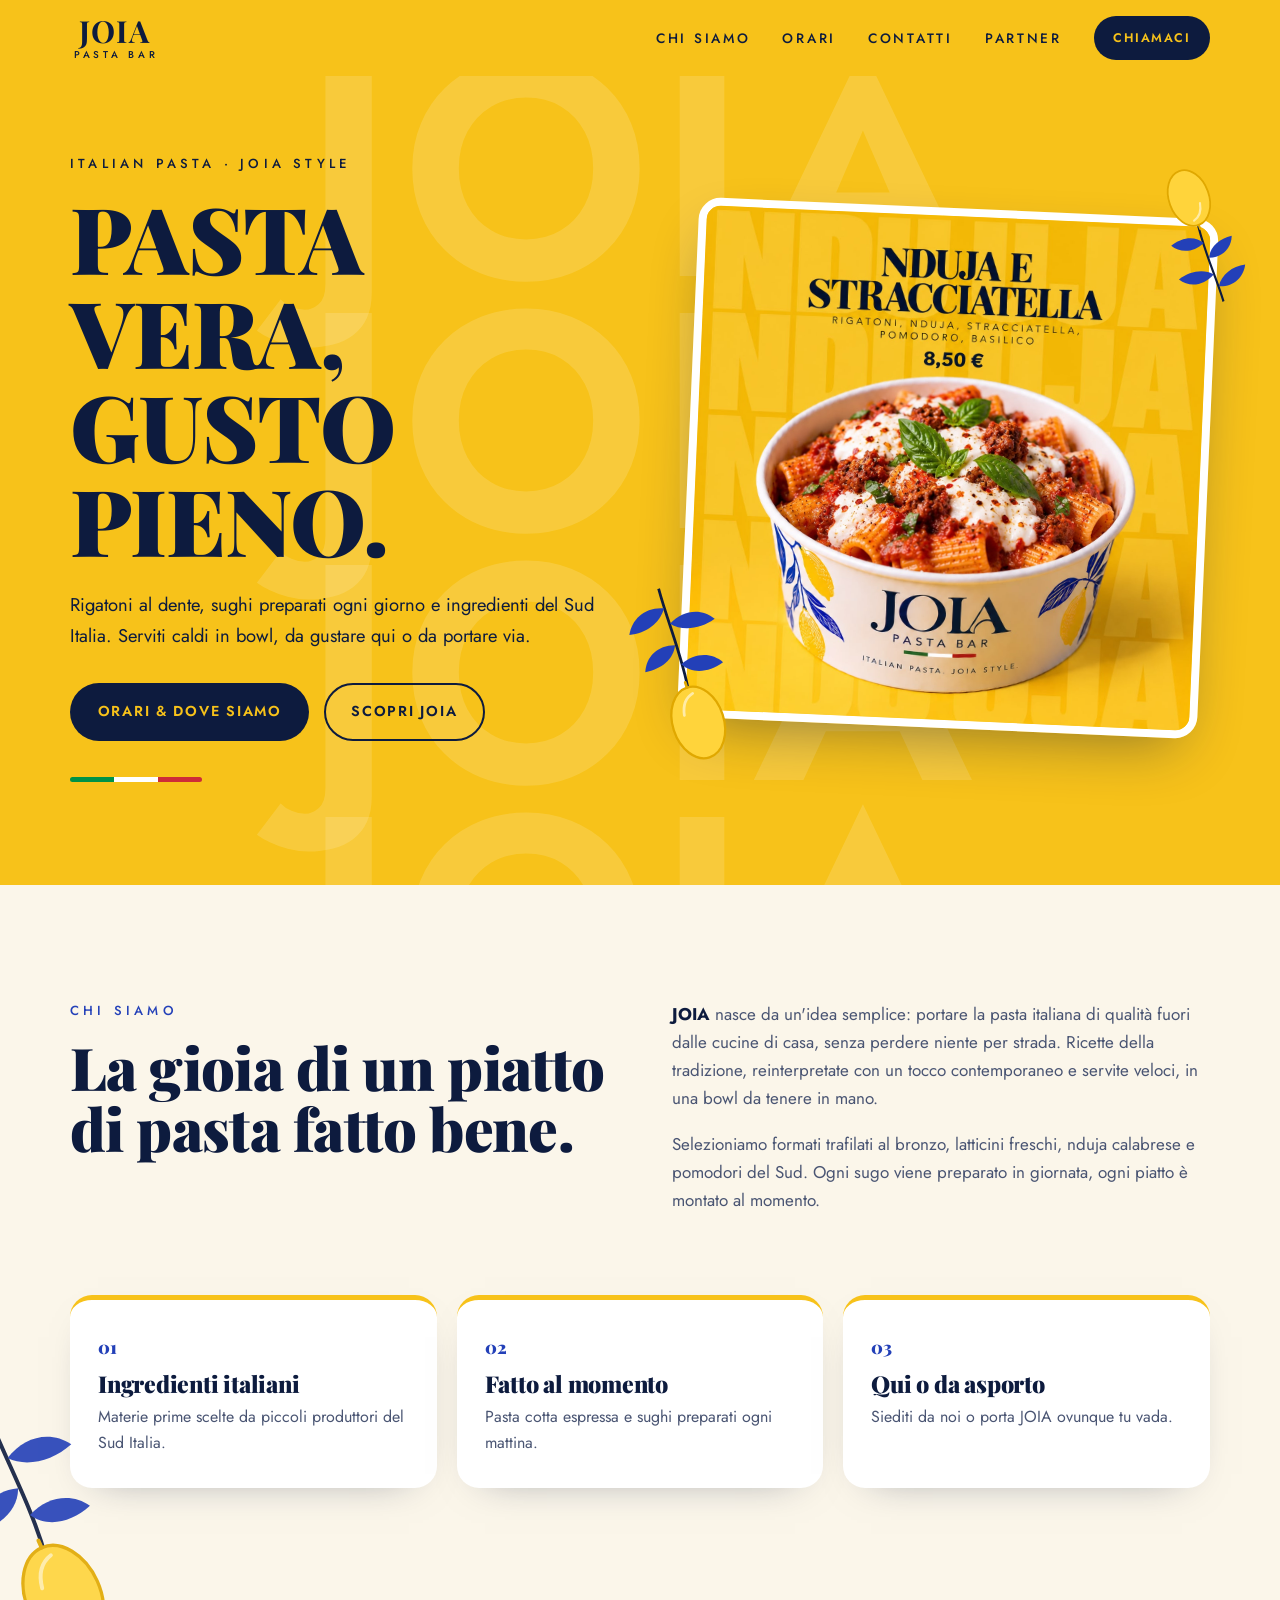
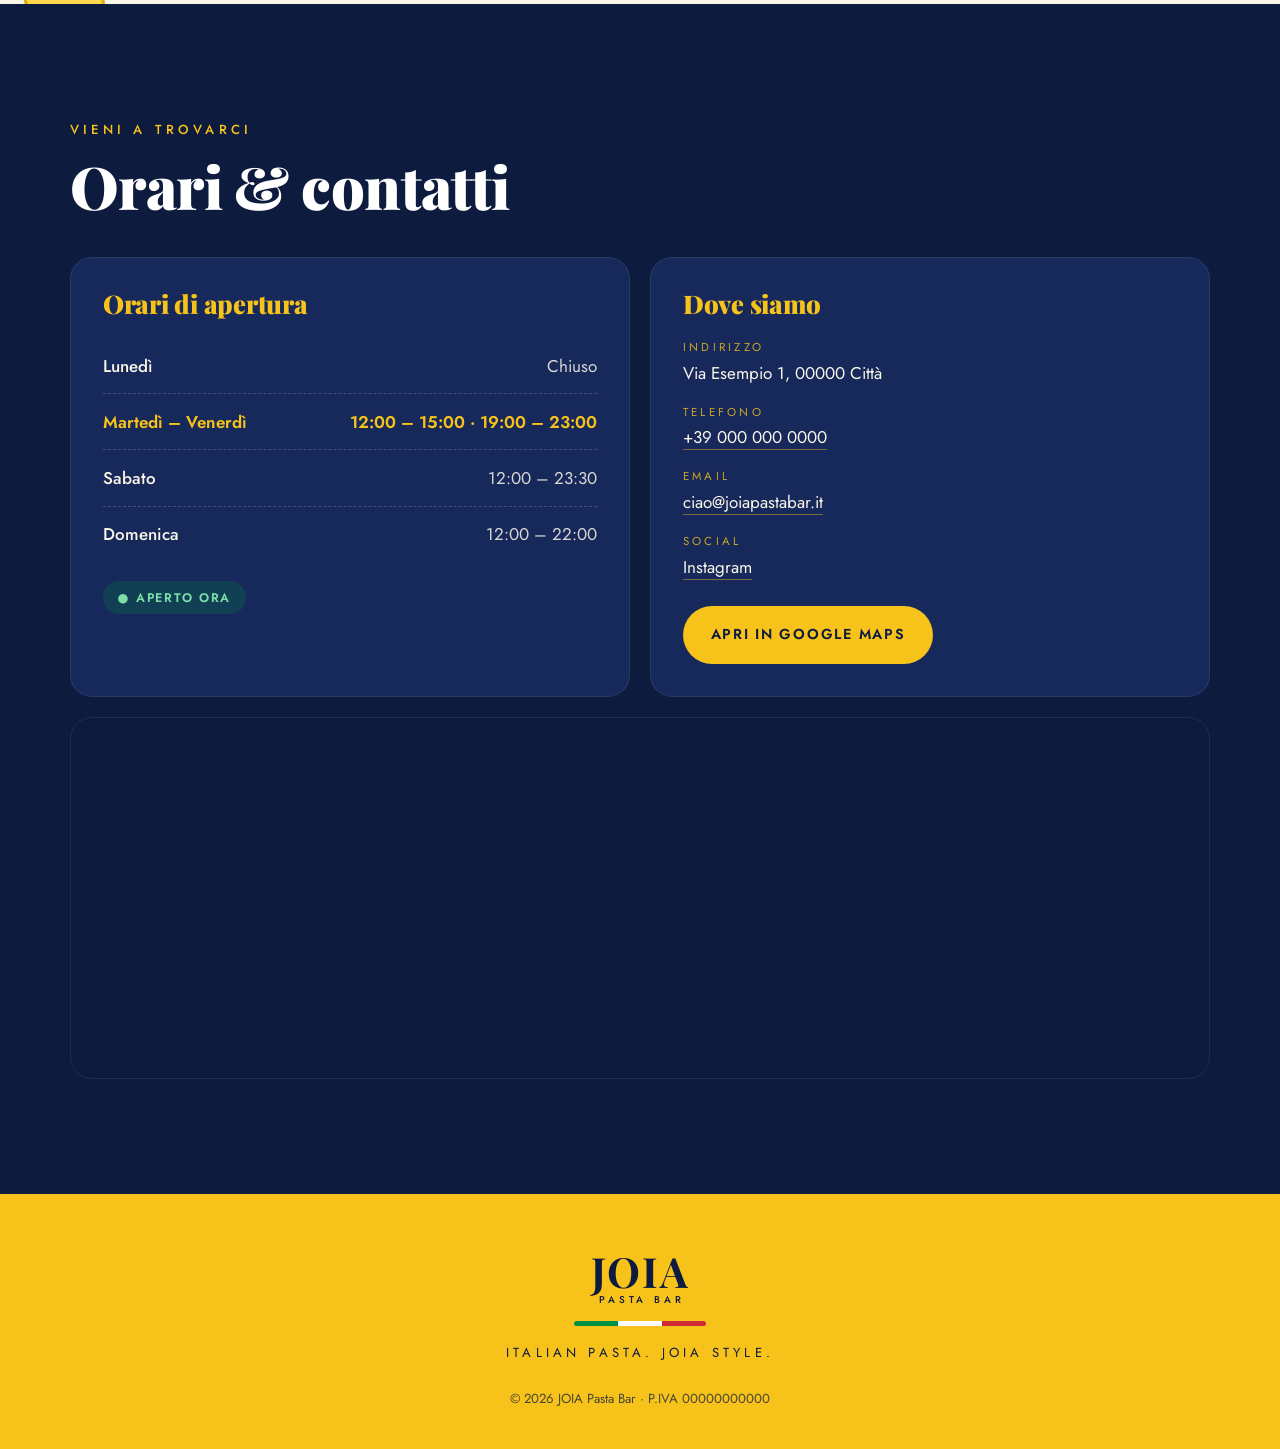
<file: index-other.html>
<!doctype html>
<html lang="it">
<head>
  <meta charset="utf-8">
  <meta name="robots" content="noindex">
  <meta name="viewport" content="width=device-width, initial-scale=1">
  <title>JOIA Pasta Bar — Italian pasta. Joia style.</title>
  <meta name="description" content="JOIA Pasta Bar: pasta italiana fresca, servita in bowl. Rigatoni, nduja, stracciatella e tutti i sapori del Sud.">
  <meta name="theme-color" content="#F7C21A">

  <link rel="preconnect" href="https://fonts.googleapis.com">
  <link rel="preconnect" href="https://fonts.gstatic.com" crossorigin>
  <link href="https://fonts.googleapis.com/css2?family=Playfair+Display:wght@700;900&family=Jost:wght@400;500;600&display=swap" rel="stylesheet">
  <link rel="stylesheet" href="assets/css/styles.css">
</head>
<body>

  <!-- SVG riutilizzabili: limone con foglie (motivo della bowl) -->
  <svg width="0" height="0" style="position:absolute" aria-hidden="true">
    <defs>
      <symbol id="lemon-branch" viewBox="0 0 120 200">
        <path d="M60 0 C58 40 62 80 56 120" fill="none" stroke="currentColor" stroke-width="3" stroke-linecap="round"/>
        <path d="M59 22 C40 14 22 22 14 38 C32 42 50 36 59 22Z" fill="var(--leaf)"/>
        <path d="M60 40 C78 30 98 34 108 50 C90 56 70 52 60 40Z" fill="var(--leaf)"/>
        <path d="M58 64 C40 58 24 66 18 82 C36 84 52 78 58 64Z" fill="var(--leaf)"/>
        <path d="M58 86 C76 78 94 84 102 98 C84 104 66 100 58 86Z" fill="var(--leaf)"/>
        <ellipse cx="56" cy="152" rx="28" ry="40" fill="var(--lemon)" stroke="var(--lemon-dark)" stroke-width="2.5"/>
        <path d="M56 112 l0 -6" stroke="var(--lemon-dark)" stroke-width="3" stroke-linecap="round"/>
        <path d="M44 140 C46 128 52 122 60 120" fill="none" stroke="#fff" stroke-opacity=".55" stroke-width="3" stroke-linecap="round"/>
      </symbol>
    </defs>
  </svg>

  <header class="site-header" id="top">
    <div class="container header-inner">
      <a href="#top" class="brand" aria-label="JOIA Pasta Bar, torna su">
        <span class="brand-name">JOIA</span>
        <span class="brand-sub">Pasta Bar</span>
      </a>

      <button class="nav-toggle" aria-expanded="false" aria-controls="site-nav" aria-label="Apri menu">
        <span></span><span></span><span></span>
      </button>

      <nav class="site-nav" id="site-nav">
        <a href="#chi-siamo">Chi siamo</a>
        <a href="#orari">Orari</a>
        <a href="#contatti">Contatti</a>
        <a href="partner.html">Partner</a>
        <!-- TODO: numero di telefono reale -->
        <a href="tel:+390000000000" class="btn btn-navy btn-sm">Chiamaci</a>
      </nav>
    </div>
  </header>

  <main>
    <!-- HERO -->
    <section class="hero">
      <div class="watermark" aria-hidden="true">
        <span>JOIA</span><span>JOIA</span><span>JOIA</span><span>JOIA</span>
      </div>

      <div class="container hero-inner">
        <div class="hero-copy">
          <p class="eyebrow">Italian pasta · Joia style</p>
          <h1>Pasta vera,<br>gusto pieno.</h1>
          <p class="hero-lead">
            Rigatoni al dente, sughi preparati ogni giorno e ingredienti del Sud Italia.
            Serviti caldi in bowl, da gustare qui o da portare via.
          </p>
          <div class="hero-ctas">
            <a href="#orari" class="btn btn-navy">Orari &amp; dove siamo</a>
            <a href="#chi-siamo" class="btn btn-outline">Scopri JOIA</a>
          </div>
          <div class="tricolore" aria-hidden="true"><i></i><i></i><i></i></div>
        </div>

        <figure class="hero-media">
          <img src="assets/img/nduja-stracciatella.jpg"
               alt="Bowl JOIA di rigatoni con nduja, stracciatella, pomodoro e basilico"
               width="1254" height="1254">
          <svg class="lemon lemon-a" aria-hidden="true"><use href="#lemon-branch"/></svg>
          <svg class="lemon lemon-b" aria-hidden="true"><use href="#lemon-branch"/></svg>
        </figure>
      </div>
    </section>

    <!-- CHI SIAMO -->
    <section class="about" id="chi-siamo">
      <svg class="lemon lemon-deco" aria-hidden="true"><use href="#lemon-branch"/></svg>
      <div class="container about-inner">
        <div class="section-head">
          <p class="eyebrow">Chi siamo</p>
          <h2>La gioia di un piatto di pasta fatto bene.</h2>
        </div>

        <div class="about-text reveal">
          <!-- TODO: testo definitivo dal cliente -->
          <p>
            <strong>JOIA</strong> nasce da un'idea semplice: portare la pasta italiana di qualità
            fuori dalle cucine di casa, senza perdere niente per strada. Ricette della tradizione,
            reinterpretate con un tocco contemporaneo e servite veloci, in una bowl da tenere in mano.
          </p>
          <p>
            Selezioniamo formati trafilati al bronzo, latticini freschi, nduja calabrese e pomodori
            del Sud. Ogni sugo viene preparato in giornata, ogni piatto è montato al momento.
          </p>
        </div>

        <ul class="values">
          <li class="value reveal">
            <span class="value-num">01</span>
            <h3>Ingredienti italiani</h3>
            <p>Materie prime scelte da piccoli produttori del Sud Italia.</p>
          </li>
          <li class="value reveal">
            <span class="value-num">02</span>
            <h3>Fatto al momento</h3>
            <p>Pasta cotta espressa e sughi preparati ogni mattina.</p>
          </li>
          <li class="value reveal">
            <span class="value-num">03</span>
            <h3>Qui o da asporto</h3>
            <p>Siediti da noi o porta JOIA ovunque tu vada.</p>
          </li>
        </ul>
      </div>
    </section>

    <!-- ORARI + CONTATTI -->
    <section class="visit" id="orari">
      <div class="container visit-inner">
        <div class="section-head">
          <p class="eyebrow eyebrow-yellow">Vieni a trovarci</p>
          <h2>Orari &amp; contatti</h2>
        </div>

        <div class="visit-grid">
          <div class="card hours reveal">
            <h3>Orari di apertura</h3>
            <!-- TODO: orari reali dal cliente -->
            <dl>
              <div><dt>Lunedì</dt><dd>Chiuso</dd></div>
              <div><dt>Martedì – Venerdì</dt><dd>12:00 – 15:00 · 19:00 – 23:00</dd></div>
              <div><dt>Sabato</dt><dd>12:00 – 23:30</dd></div>
              <div><dt>Domenica</dt><dd>12:00 – 22:00</dd></div>
            </dl>
            <p class="today" id="today-status" hidden></p>
          </div>

          <div class="card contacts reveal" id="contatti">
            <h3>Dove siamo</h3>
            <!-- TODO: indirizzo, telefono, email e social reali -->
            <address>
              <p class="contact-row">
                <span class="label">Indirizzo</span>
                Via Esempio 1, 00000 Città
              </p>
              <p class="contact-row">
                <span class="label">Telefono</span>
                <a href="tel:+390000000000">+39 000 000 0000</a>
              </p>
              <p class="contact-row">
                <span class="label">Email</span>
                <a href="mailto:ciao@joiapastabar.it">ciao@joiapastabar.it</a>
              </p>
              <p class="contact-row">
                <span class="label">Social</span>
                <a href="https://instagram.com/" target="_blank" rel="noopener">Instagram</a>
              </p>
            </address>
            <a class="btn btn-yellow"
               href="https://www.google.com/maps/search/?api=1&query=Via+Esempio+1"
               target="_blank" rel="noopener">Apri in Google Maps</a>
          </div>

          <div class="map reveal">
            <!-- TODO: sostituire la query con l'indirizzo reale -->
            <iframe
              title="Mappa JOIA Pasta Bar"
              src="https://www.google.com/maps?q=Via+Esempio+1&output=embed"
              loading="lazy"
              referrerpolicy="no-referrer-when-downgrade"></iframe>
          </div>
        </div>
      </div>
    </section>
  </main>

  <footer class="site-footer">
    <div class="container footer-inner">
      <div class="brand brand-footer">
        <span class="brand-name">JOIA</span>
        <span class="brand-sub">Pasta Bar</span>
      </div>
      <div class="tricolore" aria-hidden="true"><i></i><i></i><i></i></div>
      <p class="footer-tag">Italian pasta. Joia style.</p>
      <p class="footer-legal">© <span id="year"></span> JOIA Pasta Bar · P.IVA 00000000000</p>
    </div>
  </footer>

  <script src="assets/js/main.js" defer></script>
</body>
</html>
</file>
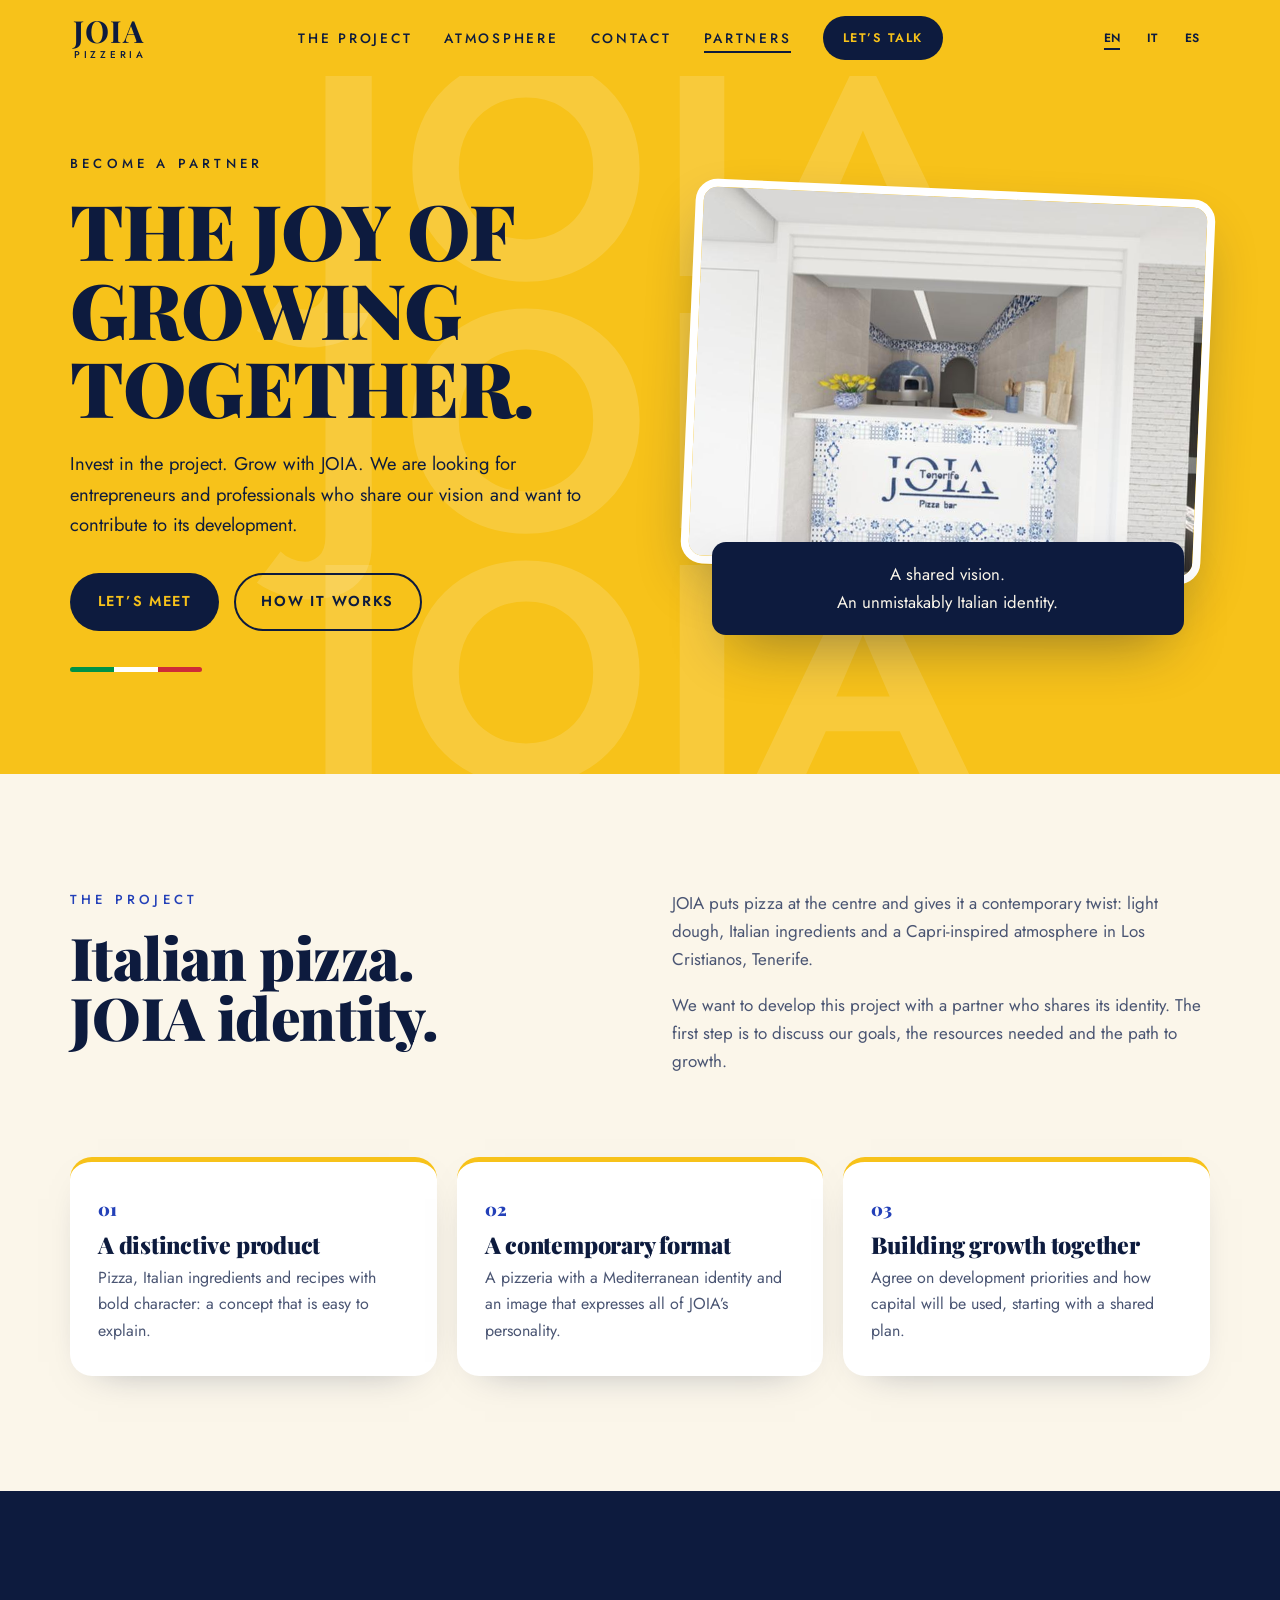
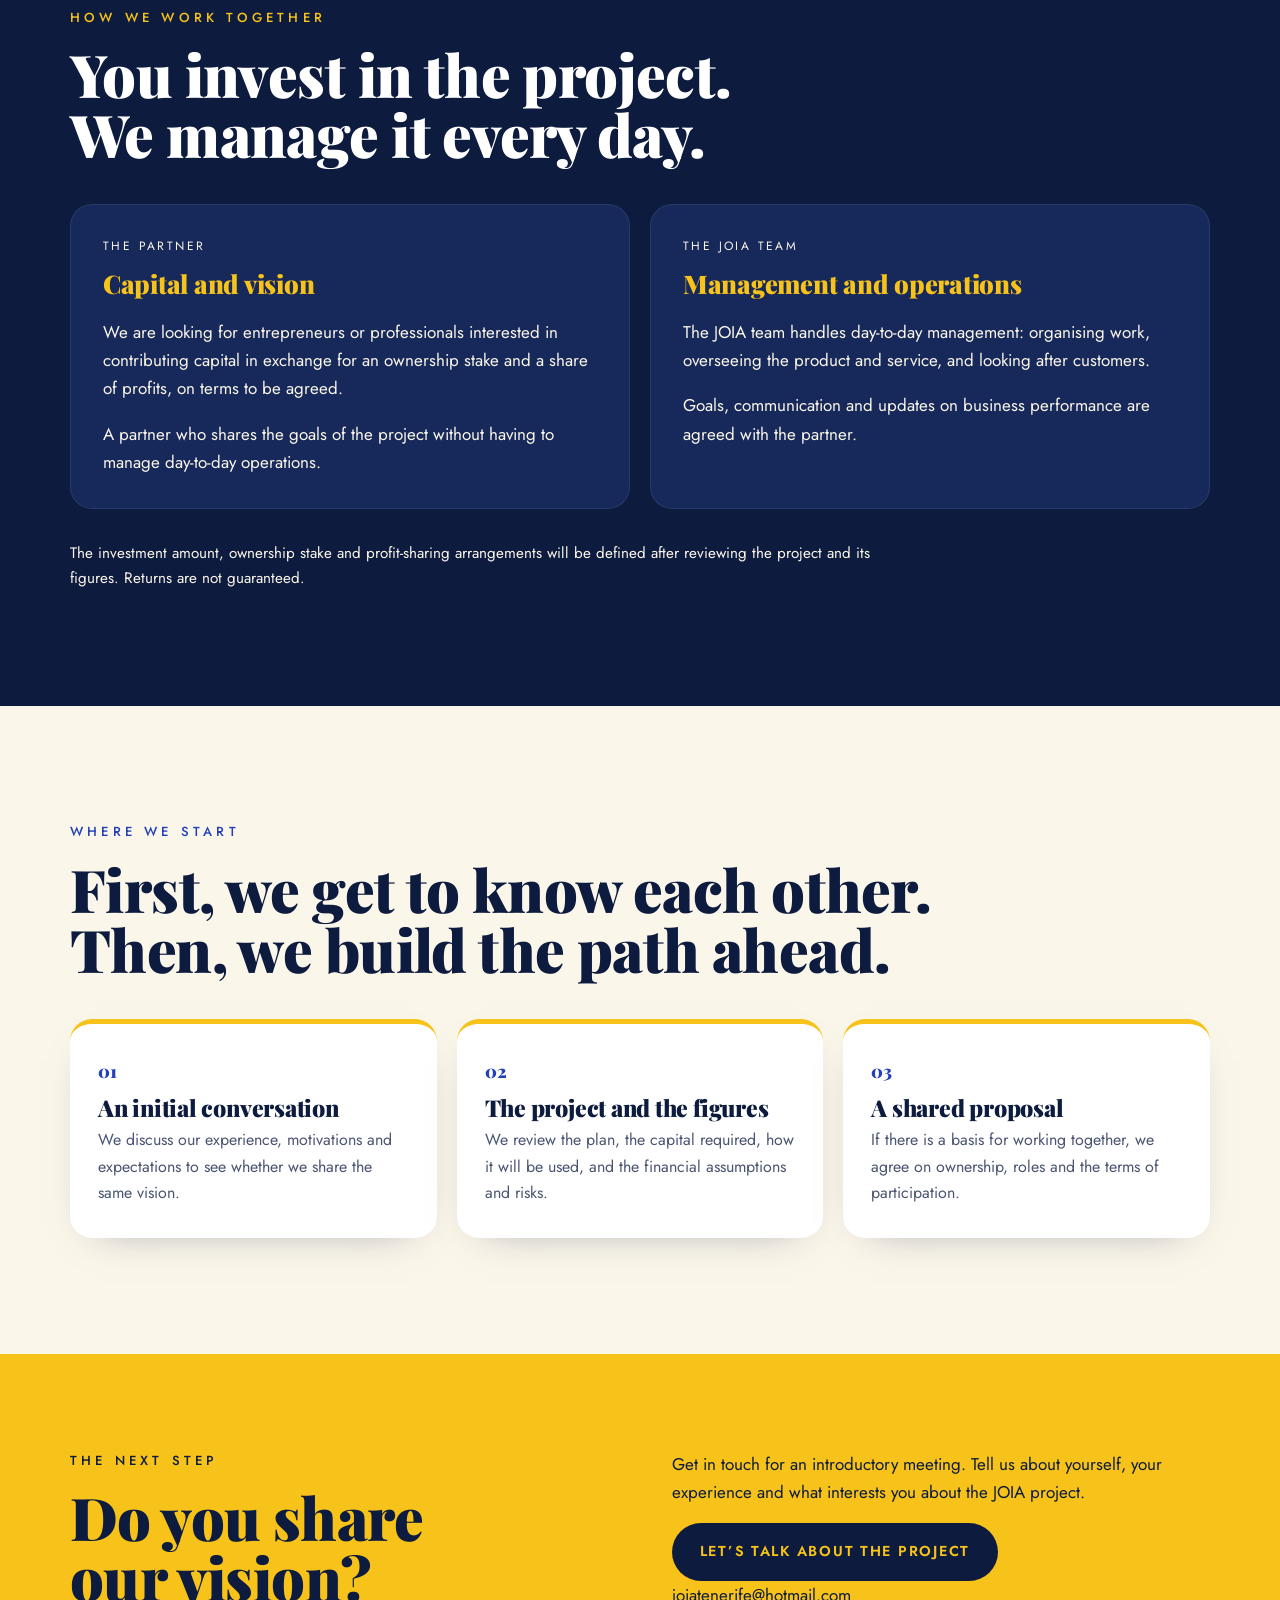
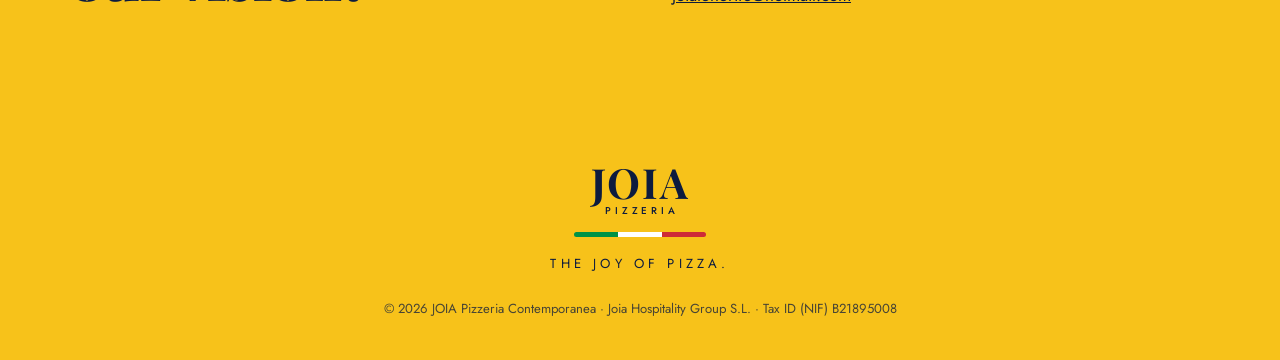
<file: partner.html>
<!doctype html>
<html lang="en">
<head>
  <meta charset="utf-8">
  <meta name="viewport" content="width=device-width, initial-scale=1">
  <title>Become a partner — JOIA Pizzeria Contemporanea</title>
  <meta name="description" content="Grow with JOIA Pizzeria Contemporanea in Tenerife. A partnership opportunity for entrepreneurs and professionals, with day-to-day operations run by the JOIA team.">
  <link rel="canonical" href="https://www.joia-pizzeria.com/partner.html">
  <link rel="alternate" hreflang="en" href="https://www.joia-pizzeria.com/partner.html">
  <link rel="alternate" hreflang="it" href="https://www.joia-pizzeria.com/it/partner.html">
  <link rel="alternate" hreflang="es" href="https://www.joia-pizzeria.com/es/partner.html">
  <link rel="alternate" hreflang="x-default" href="https://www.joia-pizzeria.com/partner.html">
  <meta property="og:type" content="website">
  <meta property="og:site_name" content="JOIA Pizzeria Contemporanea">
  <meta property="og:title" content="Become a partner — JOIA Pizzeria Contemporanea">
  <meta property="og:description" content="Grow with JOIA Pizzeria Contemporanea in Tenerife. A partnership opportunity for entrepreneurs and professionals, with day-to-day operations run by the JOIA team.">
  <meta property="og:url" content="https://www.joia-pizzeria.com/partner.html">
  <meta property="og:image" content="https://www.joia-pizzeria.com/assets/img/joia-forno.jpg">
  <meta property="og:locale" content="en_GB">
  <meta property="og:locale:alternate" content="it_IT">
  <meta property="og:locale:alternate" content="es_ES">
  <meta name="twitter:card" content="summary_large_image">
  <meta name="twitter:title" content="Become a partner — JOIA Pizzeria Contemporanea">
  <meta name="twitter:description" content="Grow with JOIA Pizzeria Contemporanea in Tenerife. A partnership opportunity for entrepreneurs and professionals, with day-to-day operations run by the JOIA team.">
  <meta name="twitter:image" content="https://www.joia-pizzeria.com/assets/img/joia-forno.jpg">
  <script type="application/ld+json">{"@context": "https://schema.org", "@type": "WebPage", "name": "Become a partner — JOIA Pizzeria Contemporanea", "description": "Grow with JOIA Pizzeria Contemporanea in Tenerife. A partnership opportunity for entrepreneurs and professionals, with day-to-day operations run by the JOIA team.", "url": "https://www.joia-pizzeria.com/partner.html", "inLanguage": "en", "isPartOf": {"@type": "WebSite", "name": "JOIA Pizzeria Contemporanea", "url": "https://www.joia-pizzeria.com/", "inLanguage": ["en", "it", "es"]}}</script>
  <meta name="theme-color" content="#F7C21A">
  <link rel="icon" href="/favicon.ico" sizes="16x16 32x32 48x48">
  <link rel="icon" type="image/png" sizes="32x32" href="assets/img/favicon-32.png">
  <link rel="icon" type="image/svg+xml" href="assets/img/favicon.svg">
  <link rel="apple-touch-icon" sizes="180x180" href="assets/img/apple-touch-icon.png">
  <link rel="preconnect" href="https://fonts.googleapis.com">
  <link rel="preconnect" href="https://fonts.gstatic.com" crossorigin>
  <link href="https://fonts.googleapis.com/css2?family=Playfair+Display:wght@700;900&family=Jost:wght@400;500;600&display=swap" rel="stylesheet">
  <link rel="stylesheet" href="assets/css/styles.css">
  <link rel="stylesheet" href="assets/css/languages.css">
</head>
<body>
  <header class="site-header" id="top">
    <div class="container header-inner">
      <a href="./" class="brand" aria-label="JOIA Pizzeria Contemporanea, back to home">
        <span class="brand-name">JOIA</span>
        <span class="brand-sub">Pizzeria</span>
      </a>
      <button class="nav-toggle" aria-expanded="false" aria-controls="site-nav" aria-label="Open menu">
        <span></span><span></span><span></span>
      </button>
      <nav class="site-nav" id="site-nav" aria-label="Main navigation">
        <a href="./#progetto">The project</a>
        <a href="./#atmosfera">Atmosphere</a>
        <a href="./#contatti">Contact</a>
        <a href="partner.html" aria-current="page">Partners</a>
        <a href="#parliamone" class="btn btn-navy btn-sm">Let’s talk</a>
      </nav>
      <div class="language-switcher" role="group" aria-label="Choose language"><a href="/partner.html" lang="en" hreflang="en" aria-label="English" aria-current="true">EN</a><a href="/it/partner.html" lang="it" hreflang="it" aria-label="Italiano">IT</a><a href="/es/partner.html" lang="es" hreflang="es" aria-label="Español">ES</a></div>
    </div>
  </header>

  <main>
    <section class="hero partner-hero">
      <div class="watermark" aria-hidden="true"><span>JOIA</span><span>JOIA</span><span>JOIA</span></div>
      <div class="container hero-inner">
        <div class="hero-copy">
          <p class="eyebrow">Become a partner</p>
          <h1>The joy of<br>growing<br>together.</h1>
          <p class="hero-lead">Invest in the project. Grow with JOIA. We are looking for entrepreneurs and professionals who share our vision and want to contribute to its development.</p>
          <div class="hero-ctas">
            <a href="#parliamone" class="btn btn-navy">Let’s meet</a>
            <a href="#collaborazione" class="btn btn-outline">How it works</a>
          </div>
          <div class="tricolore" aria-hidden="true"><i></i><i></i><i></i></div>
        </div>
        <figure class="hero-media partner-media">
          <img src="assets/img/joia-forno.jpg" alt="The pizza oven at JOIA Pizzeria Contemporanea in Los Cristianos, Tenerife" width="757" height="553">
          <figcaption>A shared vision.<br>An unmistakably Italian identity.</figcaption>
        </figure>
      </div>
    </section>

    <section class="about" id="progetto">
      <div class="container about-inner">
        <div class="section-head">
          <p class="eyebrow">The project</p>
          <h2>Italian pizza.<br>JOIA identity.</h2>
        </div>
        <div class="about-text">
          <p>JOIA puts pizza at the centre and gives it a contemporary twist: light dough, Italian ingredients and a Capri-inspired atmosphere in Los Cristianos, Tenerife.</p>
          <p>We want to develop this project with a partner who shares its identity. The first step is to discuss our goals, the resources needed and the path to growth.</p>
        </div>
        <ul class="values">
          <li class="value"><span class="value-num">01</span><h3>A distinctive product</h3><p>Pizza, Italian ingredients and recipes with bold character: a concept that is easy to explain.</p></li>
          <li class="value"><span class="value-num">02</span><h3>A contemporary format</h3><p>A pizzeria with a Mediterranean identity and an image that expresses all of JOIA’s personality.</p></li>
          <li class="value"><span class="value-num">03</span><h3>Building growth together</h3><p>Agree on development priorities and how capital will be used, starting with a shared plan.</p></li>
        </ul>
      </div>
    </section>

    <section class="visit partner-collaboration" id="collaborazione">
      <div class="container">
        <div class="section-head">
          <p class="eyebrow eyebrow-yellow">How we work together</p>
          <h2>You invest in the project.<br>We manage it every day.</h2>
        </div>
        <div class="visit-grid">
          <article class="card">
            <p class="partner-role">The partner</p>
            <h3>Capital and vision</h3>
            <p>We are looking for entrepreneurs or professionals interested in contributing capital in exchange for an ownership stake and a share of profits, on terms to be agreed.</p>
            <p>A partner who shares the goals of the project without having to manage day-to-day operations.</p>
          </article>
          <article class="card">
            <p class="partner-role">The JOIA team</p>
            <h3>Management and operations</h3>
            <p>The JOIA team handles day-to-day management: organising work, overseeing the product and service, and looking after customers.</p>
            <p>Goals, communication and updates on business performance are agreed with the partner.</p>
          </article>
        </div>
        <p class="partner-note">The investment amount, ownership stake and profit-sharing arrangements will be defined after reviewing the project and its figures. Returns are not guaranteed.</p>
      </div>
    </section>

    <section class="about partner-process">
      <div class="container">
        <div class="section-head">
          <p class="eyebrow">Where we start</p>
          <h2>First, we get to know each other.<br>Then, we build the path ahead.</h2>
        </div>
        <ol class="values">
          <li class="value"><span class="value-num">01</span><h3>An initial conversation</h3><p>We discuss our experience, motivations and expectations to see whether we share the same vision.</p></li>
          <li class="value"><span class="value-num">02</span><h3>The project and the figures</h3><p>We review the plan, the capital required, how it will be used, and the financial assumptions and risks.</p></li>
          <li class="value"><span class="value-num">03</span><h3>A shared proposal</h3><p>If there is a basis for working together, we agree on ownership, roles and the terms of participation.</p></li>
        </ol>
      </div>
    </section>

    <section class="partner-contact" id="parliamone">
      <div class="container partner-contact-inner">
        <div class="section-head">
          <p class="eyebrow">The next step</p>
          <h2>Do you share<br>our vision?</h2>
        </div>
        <div>
          <p>Get in touch for an introductory meeting. Tell us about yourself, your experience and what interests you about the JOIA project.</p>
          <a class="btn btn-navy" href="mailto:joiatenerife@hotmail.com?subject=Information%20about%20the%20JOIA%20project">Let’s talk about the project</a>
          <p class="partner-email"><a href="mailto:joiatenerife@hotmail.com?subject=Information%20about%20the%20JOIA%20project">joiatenerife@hotmail.com</a></p>
        </div>
      </div>
    </section>
  </main>

  <footer class="site-footer">
    <div class="container footer-inner">
      <a href="./" class="brand brand-footer" aria-label="JOIA Pizzeria Contemporanea, back to home">
        <span class="brand-name">JOIA</span><span class="brand-sub">Pizzeria</span>
      </a>
      <div class="tricolore" aria-hidden="true"><i></i><i></i><i></i></div>
      <p class="footer-tag">The joy of pizza.</p>
      <p class="footer-legal">© <span id="year"></span> JOIA Pizzeria Contemporanea · Joia Hospitality Group S.L. · Tax ID (NIF) B21895008</p>
    </div>
  </footer>
  <script src="assets/js/main.js" defer></script>
</body>
</html>
</file>
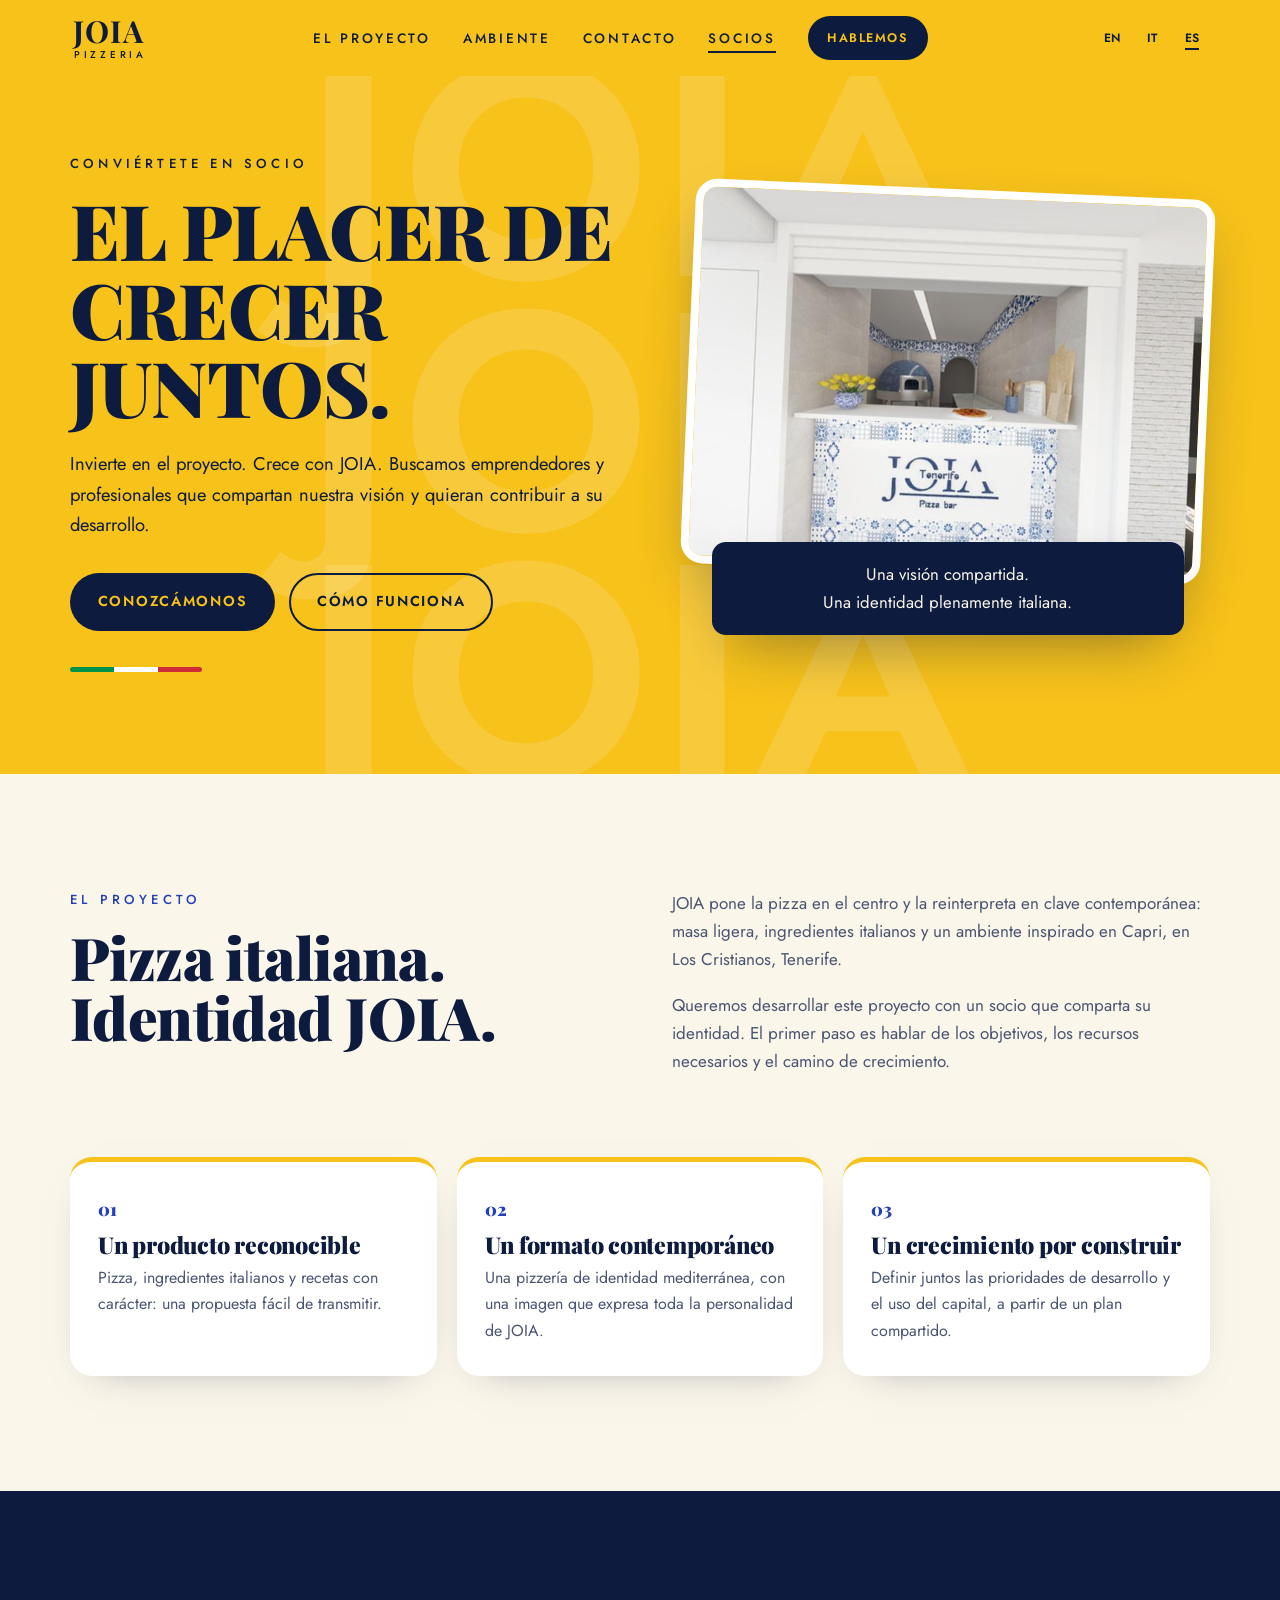
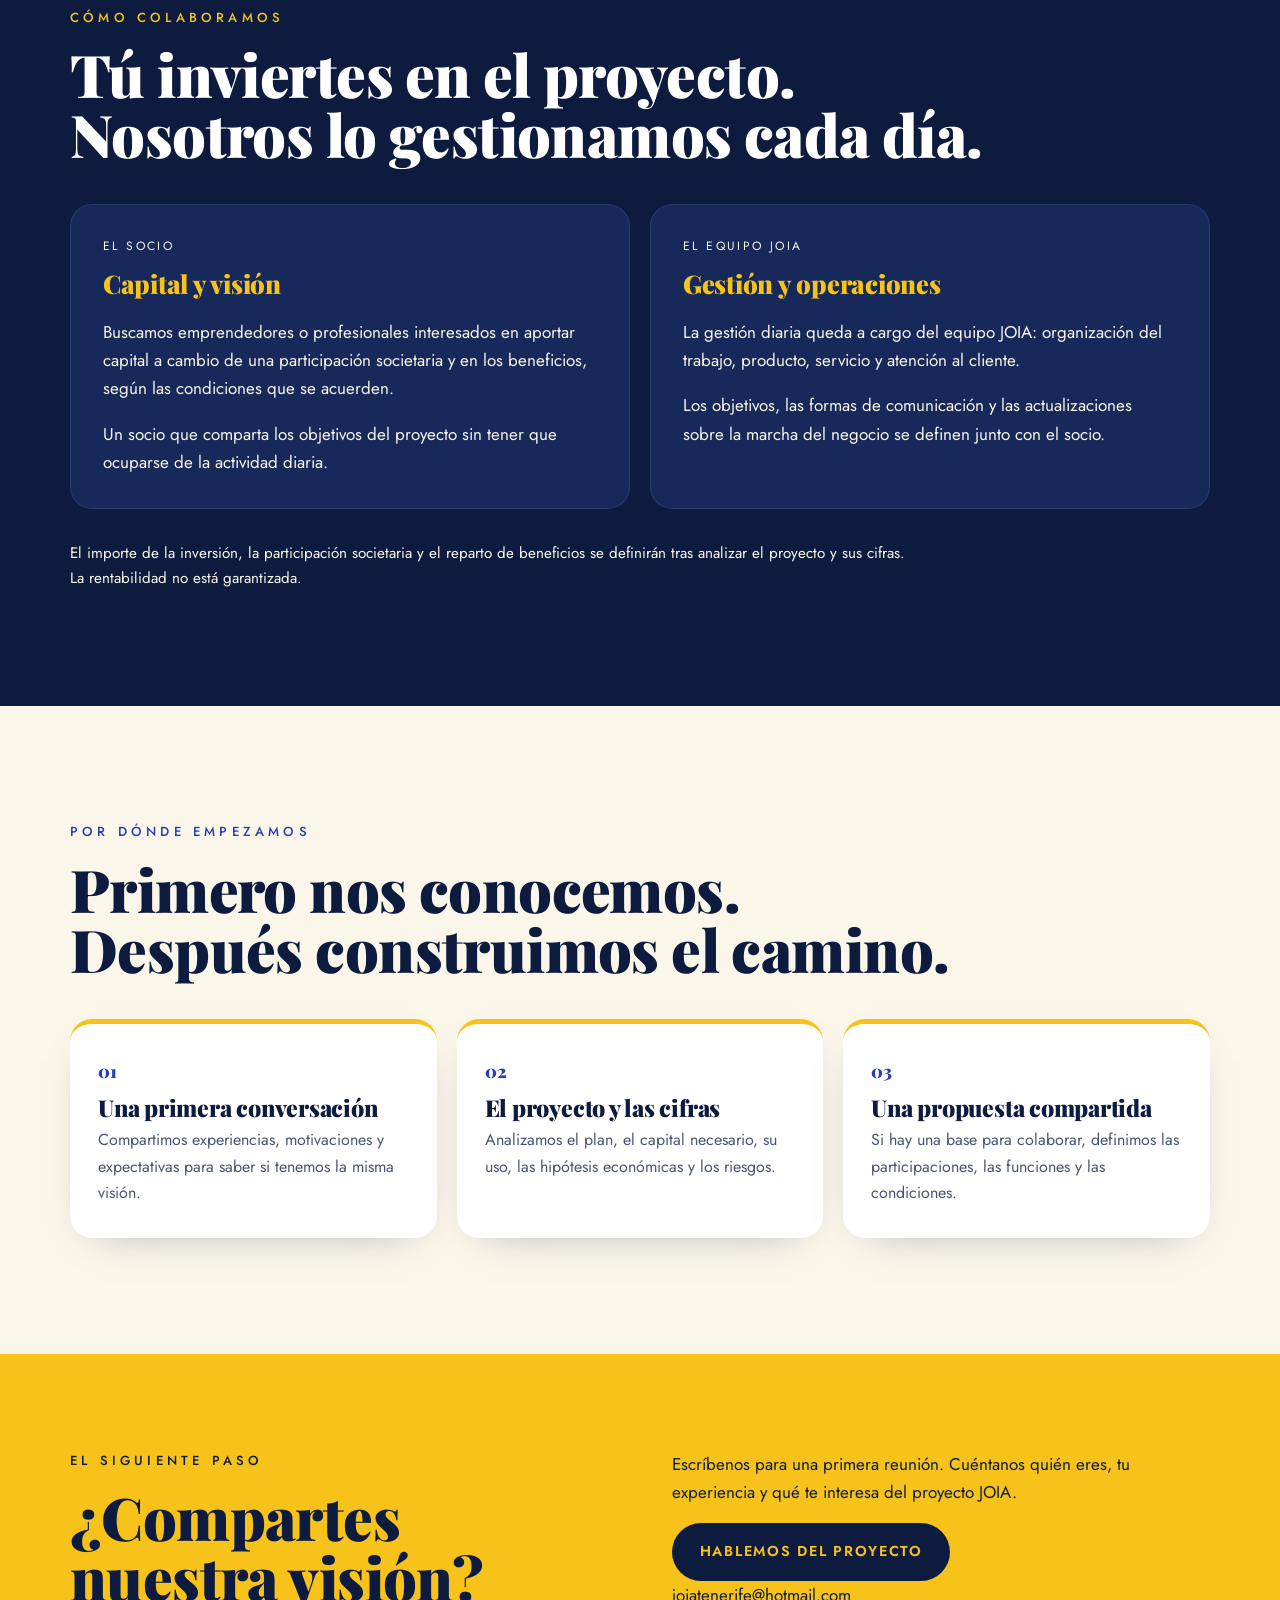
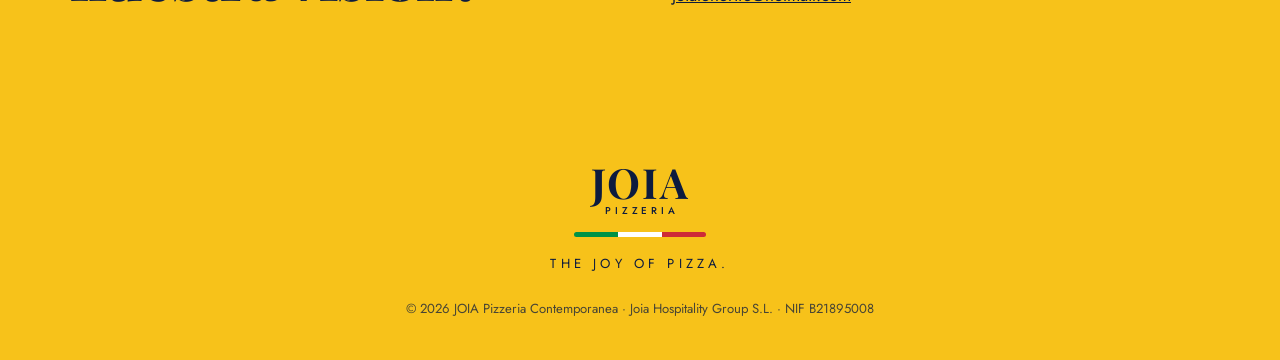
<file: es/partner.html>
<!doctype html>
<html lang="es">
<head>
  <meta charset="utf-8">
  <meta name="viewport" content="width=device-width, initial-scale=1">
  <title>Conviértete en socio — JOIA Pizzeria Contemporanea</title>
  <meta name="description" content="Crece con JOIA Pizzeria Contemporanea en Tenerife. Una oportunidad para emprendedores y profesionales, con la gestión diaria a cargo del equipo JOIA.">
  <link rel="canonical" href="https://www.joia-pizzeria.com/es/partner.html">
  <link rel="alternate" hreflang="en" href="https://www.joia-pizzeria.com/partner.html">
  <link rel="alternate" hreflang="it" href="https://www.joia-pizzeria.com/it/partner.html">
  <link rel="alternate" hreflang="es" href="https://www.joia-pizzeria.com/es/partner.html">
  <link rel="alternate" hreflang="x-default" href="https://www.joia-pizzeria.com/partner.html">
  <meta property="og:type" content="website">
  <meta property="og:site_name" content="JOIA Pizzeria Contemporanea">
  <meta property="og:title" content="Conviértete en socio — JOIA Pizzeria Contemporanea">
  <meta property="og:description" content="Crece con JOIA Pizzeria Contemporanea en Tenerife. Una oportunidad para emprendedores y profesionales, con la gestión diaria a cargo del equipo JOIA.">
  <meta property="og:url" content="https://www.joia-pizzeria.com/es/partner.html">
  <meta property="og:image" content="https://www.joia-pizzeria.com/assets/img/joia-forno.jpg">
  <meta property="og:locale" content="es_ES">
  <meta property="og:locale:alternate" content="en_GB">
  <meta property="og:locale:alternate" content="it_IT">
  <meta name="twitter:card" content="summary_large_image">
  <meta name="twitter:title" content="Conviértete en socio — JOIA Pizzeria Contemporanea">
  <meta name="twitter:description" content="Crece con JOIA Pizzeria Contemporanea en Tenerife. Una oportunidad para emprendedores y profesionales, con la gestión diaria a cargo del equipo JOIA.">
  <meta name="twitter:image" content="https://www.joia-pizzeria.com/assets/img/joia-forno.jpg">
  <script type="application/ld+json">{"@context": "https://schema.org", "@type": "WebPage", "name": "Conviértete en socio — JOIA Pizzeria Contemporanea", "description": "Crece con JOIA Pizzeria Contemporanea en Tenerife. Una oportunidad para emprendedores y profesionales, con la gestión diaria a cargo del equipo JOIA.", "url": "https://www.joia-pizzeria.com/es/partner.html", "inLanguage": "es", "isPartOf": {"@type": "WebSite", "name": "JOIA Pizzeria Contemporanea", "url": "https://www.joia-pizzeria.com/", "inLanguage": ["en", "it", "es"]}}</script>
  <meta name="theme-color" content="#F7C21A">
  <link rel="icon" href="/favicon.ico" sizes="16x16 32x32 48x48">
  <link rel="icon" type="image/png" sizes="32x32" href="../assets/img/favicon-32.png">
  <link rel="icon" type="image/svg+xml" href="../assets/img/favicon.svg">
  <link rel="apple-touch-icon" sizes="180x180" href="../assets/img/apple-touch-icon.png">
  <link rel="preconnect" href="https://fonts.googleapis.com">
  <link rel="preconnect" href="https://fonts.gstatic.com" crossorigin>
  <link href="https://fonts.googleapis.com/css2?family=Playfair+Display:wght@700;900&family=Jost:wght@400;500;600&display=swap" rel="stylesheet">
  <link rel="stylesheet" href="../assets/css/styles.css">
  <link rel="stylesheet" href="../assets/css/languages.css">
</head>
<body>
  <header class="site-header" id="top">
    <div class="container header-inner">
      <a href="./" class="brand" aria-label="JOIA Pizzeria Contemporanea, volver al inicio">
        <span class="brand-name">JOIA</span>
        <span class="brand-sub">Pizzeria</span>
      </a>
      <button class="nav-toggle" aria-expanded="false" aria-controls="site-nav" aria-label="Abrir menú">
        <span></span><span></span><span></span>
      </button>
      <nav class="site-nav" id="site-nav" aria-label="Navegación principal">
        <a href="./#progetto">El proyecto</a>
        <a href="./#atmosfera">Ambiente</a>
        <a href="./#contatti">Contacto</a>
        <a href="partner.html" aria-current="page">Socios</a>
        <a href="#parliamone" class="btn btn-navy btn-sm">Hablemos</a>
      </nav>
      <div class="language-switcher" role="group" aria-label="Elegir idioma"><a href="/partner.html" lang="en" hreflang="en" aria-label="English">EN</a><a href="/it/partner.html" lang="it" hreflang="it" aria-label="Italiano">IT</a><a href="/es/partner.html" lang="es" hreflang="es" aria-label="Español" aria-current="true">ES</a></div>
    </div>
  </header>

  <main>
    <section class="hero partner-hero">
      <div class="watermark" aria-hidden="true"><span>JOIA</span><span>JOIA</span><span>JOIA</span></div>
      <div class="container hero-inner">
        <div class="hero-copy">
          <p class="eyebrow">Conviértete en socio</p>
          <h1>El placer de<br>crecer<br>juntos.</h1>
          <p class="hero-lead">Invierte en el proyecto. Crece con JOIA. Buscamos emprendedores y profesionales que compartan nuestra visión y quieran contribuir a su desarrollo.</p>
          <div class="hero-ctas">
            <a href="#parliamone" class="btn btn-navy">Conozcámonos</a>
            <a href="#collaborazione" class="btn btn-outline">Cómo funciona</a>
          </div>
          <div class="tricolore" aria-hidden="true"><i></i><i></i><i></i></div>
        </div>
        <figure class="hero-media partner-media">
          <img src="../assets/img/joia-forno.jpg" alt="El horno de pizza de JOIA Pizzeria Contemporanea en Los Cristianos, Tenerife" width="757" height="553">
          <figcaption>Una visión compartida.<br>Una identidad plenamente italiana.</figcaption>
        </figure>
      </div>
    </section>

    <section class="about" id="progetto">
      <div class="container about-inner">
        <div class="section-head">
          <p class="eyebrow">El proyecto</p>
          <h2>Pizza italiana.<br>Identidad JOIA.</h2>
        </div>
        <div class="about-text">
          <p>JOIA pone la pizza en el centro y la reinterpreta en clave contemporánea: masa ligera, ingredientes italianos y un ambiente inspirado en Capri, en Los Cristianos, Tenerife.</p>
          <p>Queremos desarrollar este proyecto con un socio que comparta su identidad. El primer paso es hablar de los objetivos, los recursos necesarios y el camino de crecimiento.</p>
        </div>
        <ul class="values">
          <li class="value"><span class="value-num">01</span><h3>Un producto reconocible</h3><p>Pizza, ingredientes italianos y recetas con carácter: una propuesta fácil de transmitir.</p></li>
          <li class="value"><span class="value-num">02</span><h3>Un formato contemporáneo</h3><p>Una pizzería de identidad mediterránea, con una imagen que expresa toda la personalidad de JOIA.</p></li>
          <li class="value"><span class="value-num">03</span><h3>Un crecimiento por construir</h3><p>Definir juntos las prioridades de desarrollo y el uso del capital, a partir de un plan compartido.</p></li>
        </ul>
      </div>
    </section>

    <section class="visit partner-collaboration" id="collaborazione">
      <div class="container">
        <div class="section-head">
          <p class="eyebrow eyebrow-yellow">Cómo colaboramos</p>
          <h2>Tú inviertes en el proyecto.<br>Nosotros lo gestionamos cada día.</h2>
        </div>
        <div class="visit-grid">
          <article class="card">
            <p class="partner-role">El socio</p>
            <h3>Capital y visión</h3>
            <p>Buscamos emprendedores o profesionales interesados en aportar capital a cambio de una participación societaria y en los beneficios, según las condiciones que se acuerden.</p>
            <p>Un socio que comparta los objetivos del proyecto sin tener que ocuparse de la actividad diaria.</p>
          </article>
          <article class="card">
            <p class="partner-role">El equipo JOIA</p>
            <h3>Gestión y operaciones</h3>
            <p>La gestión diaria queda a cargo del equipo JOIA: organización del trabajo, producto, servicio y atención al cliente.</p>
            <p>Los objetivos, las formas de comunicación y las actualizaciones sobre la marcha del negocio se definen junto con el socio.</p>
          </article>
        </div>
        <p class="partner-note">El importe de la inversión, la participación societaria y el reparto de beneficios se definirán tras analizar el proyecto y sus cifras. La rentabilidad no está garantizada.</p>
      </div>
    </section>

    <section class="about partner-process">
      <div class="container">
        <div class="section-head">
          <p class="eyebrow">Por dónde empezamos</p>
          <h2>Primero nos conocemos.<br>Después construimos el camino.</h2>
        </div>
        <ol class="values">
          <li class="value"><span class="value-num">01</span><h3>Una primera conversación</h3><p>Compartimos experiencias, motivaciones y expectativas para saber si tenemos la misma visión.</p></li>
          <li class="value"><span class="value-num">02</span><h3>El proyecto y las cifras</h3><p>Analizamos el plan, el capital necesario, su uso, las hipótesis económicas y los riesgos.</p></li>
          <li class="value"><span class="value-num">03</span><h3>Una propuesta compartida</h3><p>Si hay una base para colaborar, definimos las participaciones, las funciones y las condiciones.</p></li>
        </ol>
      </div>
    </section>

    <section class="partner-contact" id="parliamone">
      <div class="container partner-contact-inner">
        <div class="section-head">
          <p class="eyebrow">El siguiente paso</p>
          <h2>¿Compartes<br>nuestra visión?</h2>
        </div>
        <div>
          <p>Escríbenos para una primera reunión. Cuéntanos quién eres, tu experiencia y qué te interesa del proyecto JOIA.</p>
          <a class="btn btn-navy" href="mailto:joiatenerife@hotmail.com?subject=Informaci%C3%B3n%20sobre%20el%20proyecto%20JOIA">Hablemos del proyecto</a>
          <p class="partner-email"><a href="mailto:joiatenerife@hotmail.com?subject=Informaci%C3%B3n%20sobre%20el%20proyecto%20JOIA">joiatenerife@hotmail.com</a></p>
        </div>
      </div>
    </section>
  </main>

  <footer class="site-footer">
    <div class="container footer-inner">
      <a href="./" class="brand brand-footer" aria-label="JOIA Pizzeria Contemporanea, volver al inicio">
        <span class="brand-name">JOIA</span><span class="brand-sub">Pizzeria</span>
      </a>
      <div class="tricolore" aria-hidden="true"><i></i><i></i><i></i></div>
      <p class="footer-tag">The joy of pizza.</p>
      <p class="footer-legal">© <span id="year"></span> JOIA Pizzeria Contemporanea · Joia Hospitality Group S.L. · NIF B21895008</p>
    </div>
  </footer>
  <script src="../assets/js/main.js" defer></script>
</body>
</html>
</file>
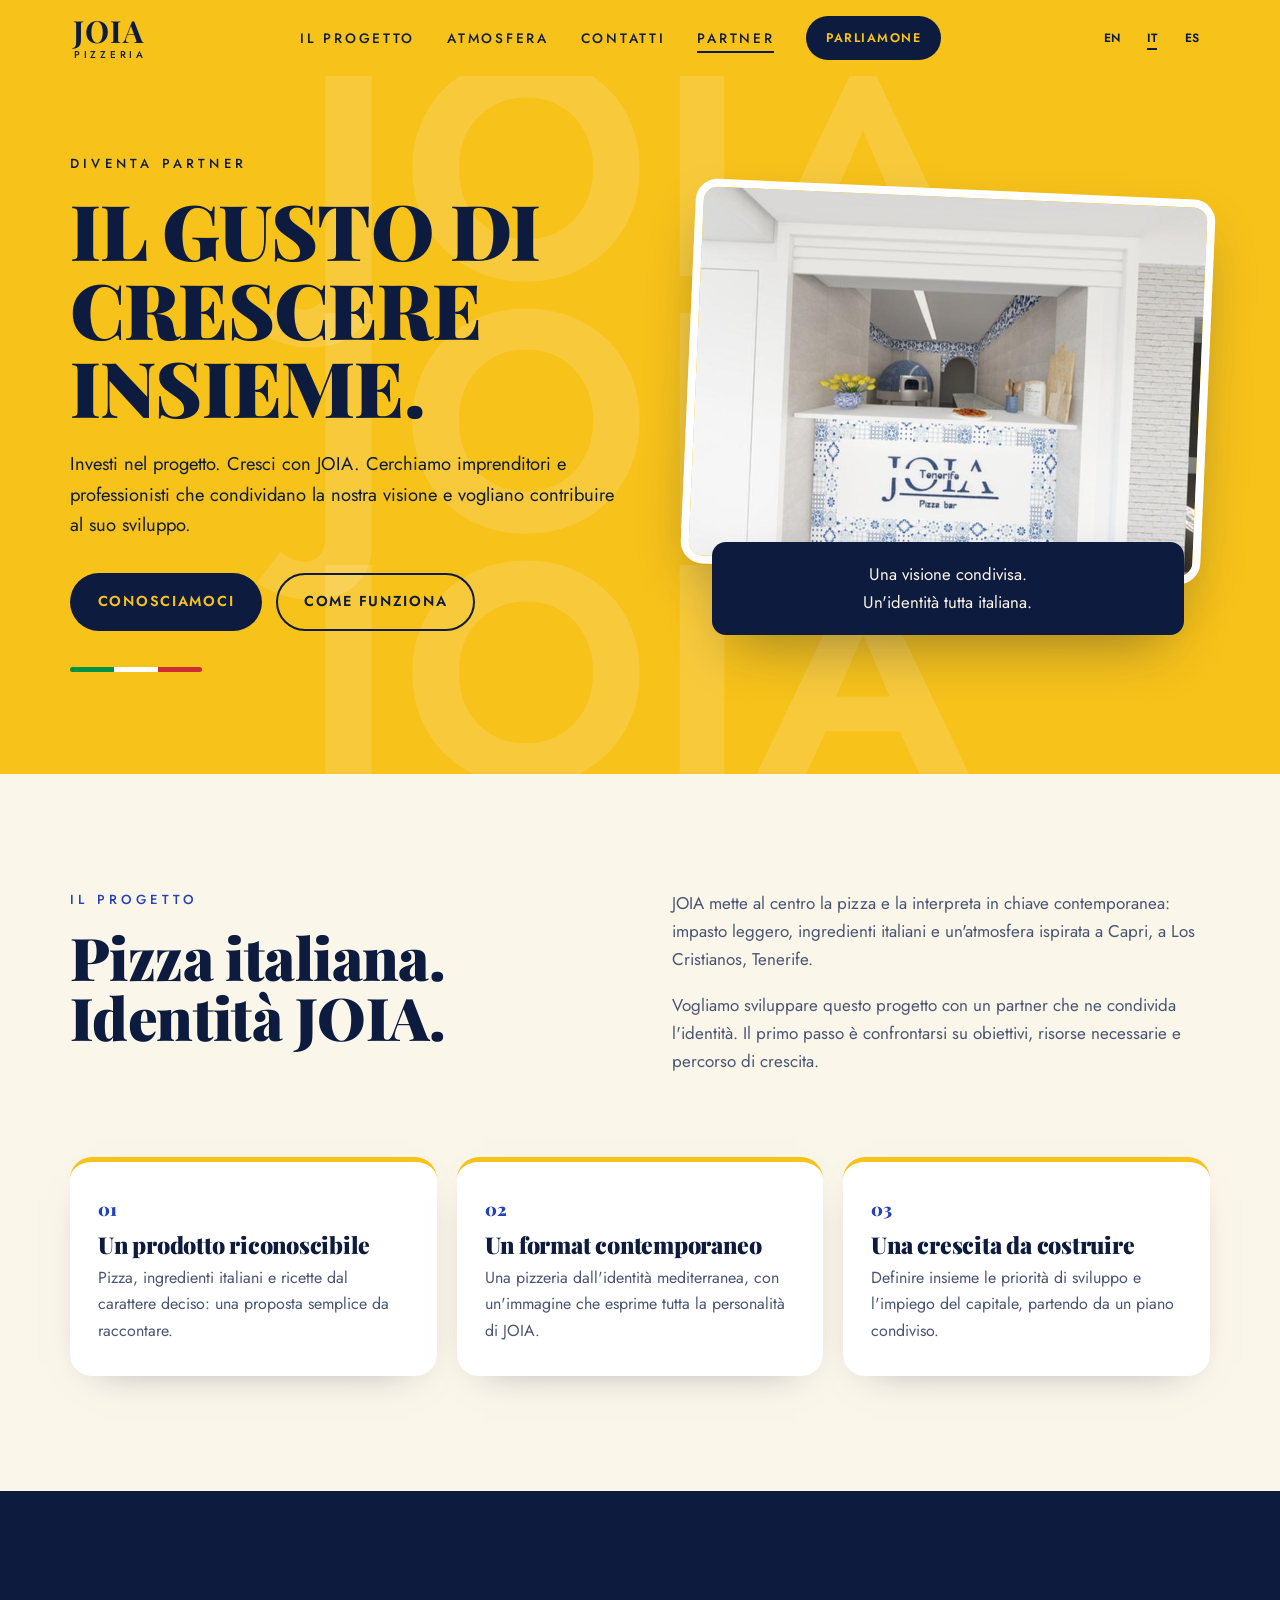
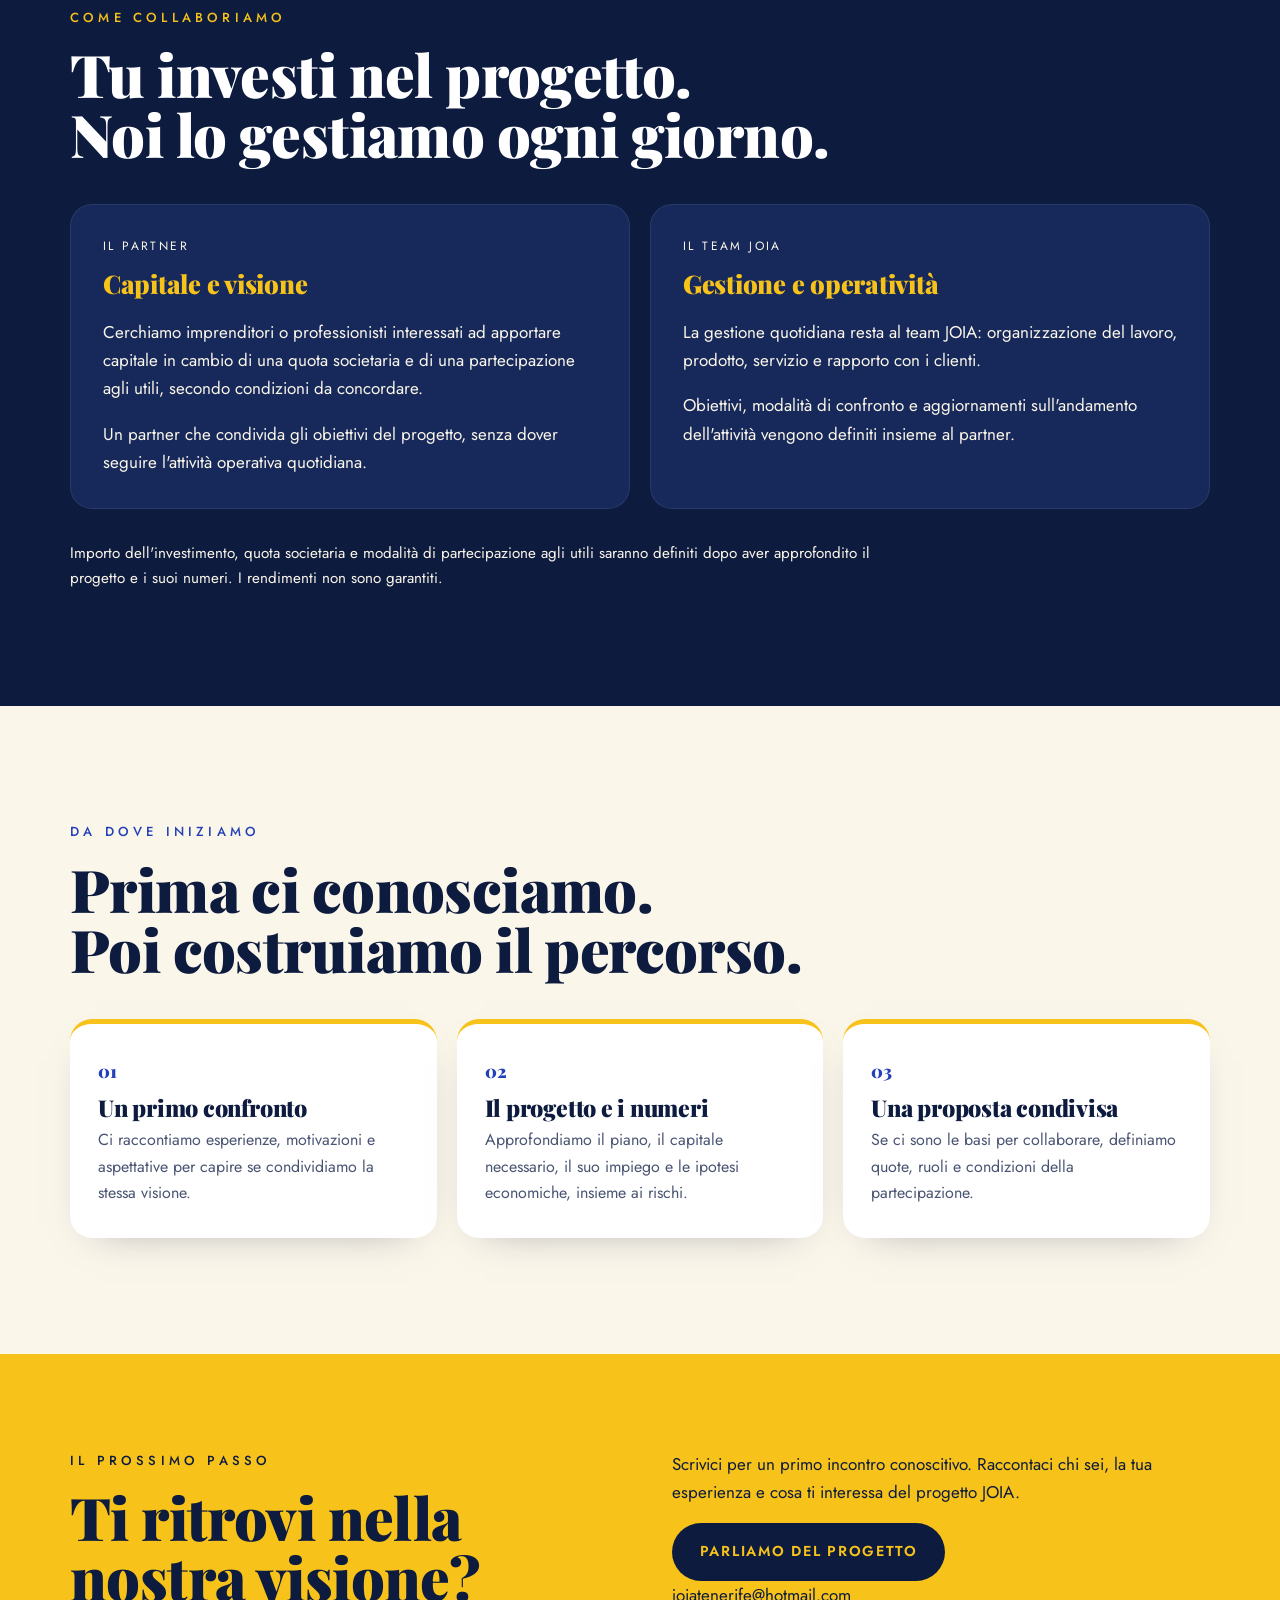
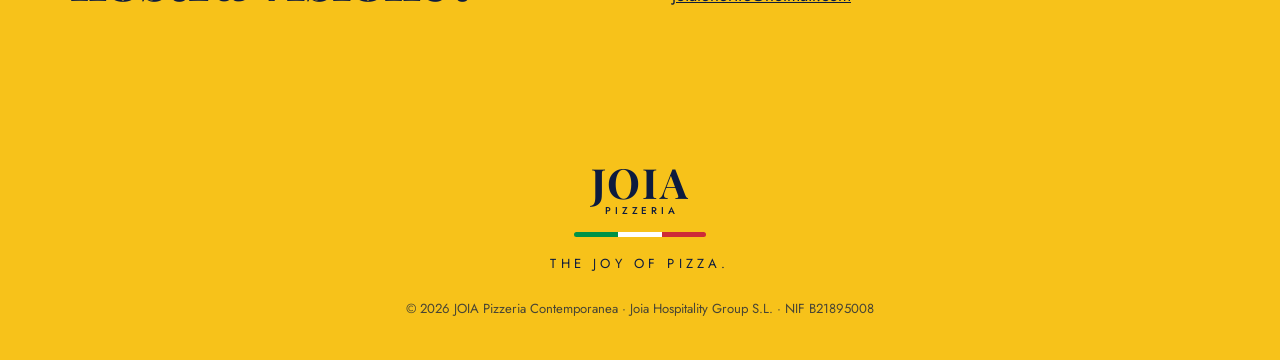
<file: it/partner.html>
<!doctype html>
<html lang="it">
<head>
  <meta charset="utf-8">
  <meta name="viewport" content="width=device-width, initial-scale=1">
  <title>Diventa partner — JOIA Pizzeria Contemporanea</title>
  <meta name="description" content="Cresci con JOIA Pizzeria Contemporanea a Tenerife. Cerchiamo imprenditori e professionisti che vogliano investire nel progetto, con la gestione affidata al team JOIA.">
  <link rel="canonical" href="https://www.joia-pizzeria.com/it/partner.html">
  <link rel="alternate" hreflang="en" href="https://www.joia-pizzeria.com/partner.html">
  <link rel="alternate" hreflang="it" href="https://www.joia-pizzeria.com/it/partner.html">
  <link rel="alternate" hreflang="es" href="https://www.joia-pizzeria.com/es/partner.html">
  <link rel="alternate" hreflang="x-default" href="https://www.joia-pizzeria.com/partner.html">
  <meta property="og:type" content="website">
  <meta property="og:site_name" content="JOIA Pizzeria Contemporanea">
  <meta property="og:title" content="Diventa partner — JOIA Pizzeria Contemporanea">
  <meta property="og:description" content="Cresci con JOIA Pizzeria Contemporanea a Tenerife. Cerchiamo imprenditori e professionisti che vogliano investire nel progetto, con la gestione affidata al team JOIA.">
  <meta property="og:url" content="https://www.joia-pizzeria.com/it/partner.html">
  <meta property="og:image" content="https://www.joia-pizzeria.com/assets/img/joia-forno.jpg">
  <meta property="og:locale" content="it_IT">
  <meta property="og:locale:alternate" content="en_GB">
  <meta property="og:locale:alternate" content="es_ES">
  <meta name="twitter:card" content="summary_large_image">
  <meta name="twitter:title" content="Diventa partner — JOIA Pizzeria Contemporanea">
  <meta name="twitter:description" content="Cresci con JOIA Pizzeria Contemporanea a Tenerife. Cerchiamo imprenditori e professionisti che vogliano investire nel progetto, con la gestione affidata al team JOIA.">
  <meta name="twitter:image" content="https://www.joia-pizzeria.com/assets/img/joia-forno.jpg">
  <script type="application/ld+json">{"@context": "https://schema.org", "@type": "WebPage", "name": "Diventa partner — JOIA Pizzeria Contemporanea", "description": "Cresci con JOIA Pizzeria Contemporanea a Tenerife. Cerchiamo imprenditori e professionisti che vogliano investire nel progetto, con la gestione affidata al team JOIA.", "url": "https://www.joia-pizzeria.com/it/partner.html", "inLanguage": "it", "isPartOf": {"@type": "WebSite", "name": "JOIA Pizzeria Contemporanea", "url": "https://www.joia-pizzeria.com/", "inLanguage": ["en", "it", "es"]}}</script>
  <meta name="theme-color" content="#F7C21A">
  <link rel="icon" href="/favicon.ico" sizes="16x16 32x32 48x48">
  <link rel="icon" type="image/png" sizes="32x32" href="../assets/img/favicon-32.png">
  <link rel="icon" type="image/svg+xml" href="../assets/img/favicon.svg">
  <link rel="apple-touch-icon" sizes="180x180" href="../assets/img/apple-touch-icon.png">
  <link rel="preconnect" href="https://fonts.googleapis.com">
  <link rel="preconnect" href="https://fonts.gstatic.com" crossorigin>
  <link href="https://fonts.googleapis.com/css2?family=Playfair+Display:wght@700;900&family=Jost:wght@400;500;600&display=swap" rel="stylesheet">
  <link rel="stylesheet" href="../assets/css/styles.css">
  <link rel="stylesheet" href="../assets/css/languages.css">
</head>
<body>
  <header class="site-header" id="top">
    <div class="container header-inner">
      <a href="./" class="brand" aria-label="JOIA Pizzeria Contemporanea, torna alla home">
        <span class="brand-name">JOIA</span>
        <span class="brand-sub">Pizzeria</span>
      </a>
      <button class="nav-toggle" aria-expanded="false" aria-controls="site-nav" aria-label="Apri menu">
        <span></span><span></span><span></span>
      </button>
      <nav class="site-nav" id="site-nav" aria-label="Menu principale">
        <a href="./#progetto">Il progetto</a>
        <a href="./#atmosfera">Atmosfera</a>
        <a href="./#contatti">Contatti</a>
        <a href="partner.html" aria-current="page">Partner</a>
        <a href="#parliamone" class="btn btn-navy btn-sm">Parliamone</a>
      </nav>
      <div class="language-switcher" role="group" aria-label="Scegli lingua"><a href="/partner.html" lang="en" hreflang="en" aria-label="English">EN</a><a href="/it/partner.html" lang="it" hreflang="it" aria-label="Italiano" aria-current="true">IT</a><a href="/es/partner.html" lang="es" hreflang="es" aria-label="Español">ES</a></div>
    </div>
  </header>

  <main>
    <section class="hero partner-hero">
      <div class="watermark" aria-hidden="true"><span>JOIA</span><span>JOIA</span><span>JOIA</span></div>
      <div class="container hero-inner">
        <div class="hero-copy">
          <p class="eyebrow">Diventa partner</p>
          <h1>Il gusto di<br>crescere<br>insieme.</h1>
          <p class="hero-lead">Investi nel progetto. Cresci con JOIA. Cerchiamo imprenditori e professionisti che condividano la nostra visione e vogliano contribuire al suo sviluppo.</p>
          <div class="hero-ctas">
            <a href="#parliamone" class="btn btn-navy">Conosciamoci</a>
            <a href="#collaborazione" class="btn btn-outline">Come funziona</a>
          </div>
          <div class="tricolore" aria-hidden="true"><i></i><i></i><i></i></div>
        </div>
        <figure class="hero-media partner-media">
          <img src="../assets/img/joia-forno.jpg" alt="Il forno per la pizza di JOIA Pizzeria Contemporanea a Los Cristianos, Tenerife" width="757" height="553">
          <figcaption>Una visione condivisa.<br>Un'identità tutta italiana.</figcaption>
        </figure>
      </div>
    </section>

    <section class="about" id="progetto">
      <div class="container about-inner">
        <div class="section-head">
          <p class="eyebrow">Il progetto</p>
          <h2>Pizza italiana.<br>Identità JOIA.</h2>
        </div>
        <div class="about-text">
          <p>JOIA mette al centro la pizza e la interpreta in chiave contemporanea: impasto leggero, ingredienti italiani e un'atmosfera ispirata a Capri, a Los Cristianos, Tenerife.</p>
          <p>Vogliamo sviluppare questo progetto con un partner che ne condivida l'identità. Il primo passo è confrontarsi su obiettivi, risorse necessarie e percorso di crescita.</p>
        </div>
        <ul class="values">
          <li class="value"><span class="value-num">01</span><h3>Un prodotto riconoscibile</h3><p>Pizza, ingredienti italiani e ricette dal carattere deciso: una proposta semplice da raccontare.</p></li>
          <li class="value"><span class="value-num">02</span><h3>Un format contemporaneo</h3><p>Una pizzeria dall'identità mediterranea, con un'immagine che esprime tutta la personalità di JOIA.</p></li>
          <li class="value"><span class="value-num">03</span><h3>Una crescita da costruire</h3><p>Definire insieme le priorità di sviluppo e l'impiego del capitale, partendo da un piano condiviso.</p></li>
        </ul>
      </div>
    </section>

    <section class="visit partner-collaboration" id="collaborazione">
      <div class="container">
        <div class="section-head">
          <p class="eyebrow eyebrow-yellow">Come collaboriamo</p>
          <h2>Tu investi nel progetto.<br>Noi lo gestiamo ogni giorno.</h2>
        </div>
        <div class="visit-grid">
          <article class="card">
            <p class="partner-role">Il partner</p>
            <h3>Capitale e visione</h3>
            <p>Cerchiamo imprenditori o professionisti interessati ad apportare capitale in cambio di una quota societaria e di una partecipazione agli utili, secondo condizioni da concordare.</p>
            <p>Un partner che condivida gli obiettivi del progetto, senza dover seguire l'attività operativa quotidiana.</p>
          </article>
          <article class="card">
            <p class="partner-role">Il team JOIA</p>
            <h3>Gestione e operatività</h3>
            <p>La gestione quotidiana resta al team JOIA: organizzazione del lavoro, prodotto, servizio e rapporto con i clienti.</p>
            <p>Obiettivi, modalità di confronto e aggiornamenti sull'andamento dell'attività vengono definiti insieme al partner.</p>
          </article>
        </div>
        <p class="partner-note">Importo dell'investimento, quota societaria e modalità di partecipazione agli utili saranno definiti dopo aver approfondito il progetto e i suoi numeri. I rendimenti non sono garantiti.</p>
      </div>
    </section>

    <section class="about partner-process">
      <div class="container">
        <div class="section-head">
          <p class="eyebrow">Da dove iniziamo</p>
          <h2>Prima ci conosciamo.<br>Poi costruiamo il percorso.</h2>
        </div>
        <ol class="values">
          <li class="value"><span class="value-num">01</span><h3>Un primo confronto</h3><p>Ci raccontiamo esperienze, motivazioni e aspettative per capire se condividiamo la stessa visione.</p></li>
          <li class="value"><span class="value-num">02</span><h3>Il progetto e i numeri</h3><p>Approfondiamo il piano, il capitale necessario, il suo impiego e le ipotesi economiche, insieme ai rischi.</p></li>
          <li class="value"><span class="value-num">03</span><h3>Una proposta condivisa</h3><p>Se ci sono le basi per collaborare, definiamo quote, ruoli e condizioni della partecipazione.</p></li>
        </ol>
      </div>
    </section>

    <section class="partner-contact" id="parliamone">
      <div class="container partner-contact-inner">
        <div class="section-head">
          <p class="eyebrow">Il prossimo passo</p>
          <h2>Ti ritrovi nella<br>nostra visione?</h2>
        </div>
        <div>
          <p>Scrivici per un primo incontro conoscitivo. Raccontaci chi sei, la tua esperienza e cosa ti interessa del progetto JOIA.</p>
          <a class="btn btn-navy" href="mailto:joiatenerife@hotmail.com?subject=Informazioni%20sul%20progetto%20JOIA">Parliamo del progetto</a>
          <p class="partner-email"><a href="mailto:joiatenerife@hotmail.com?subject=Informazioni%20sul%20progetto%20JOIA">joiatenerife@hotmail.com</a></p>
        </div>
      </div>
    </section>
  </main>

  <footer class="site-footer">
    <div class="container footer-inner">
      <a href="./" class="brand brand-footer" aria-label="JOIA Pizzeria Contemporanea, torna alla home">
        <span class="brand-name">JOIA</span><span class="brand-sub">Pizzeria</span>
      </a>
      <div class="tricolore" aria-hidden="true"><i></i><i></i><i></i></div>
      <p class="footer-tag">The joy of pizza.</p>
      <p class="footer-legal">© <span id="year"></span> JOIA Pizzeria Contemporanea · Joia Hospitality Group S.L. · NIF B21895008</p>
    </div>
  </footer>
  <script src="../assets/js/main.js" defer></script>
</body>
</html>
</file>
<file: assets/css/styles.css>
/* ==========================================================================
   JOIA Pasta Bar
   Palette presa dal post social: giallo acceso, navy, blu "limoni", crema.
   ========================================================================== */

:root {
  --yellow: #F7C21A;
  --yellow-soft: #FFD84D;
  --navy: #0D1B3E;
  --navy-2: #16295A;
  --blue: #2340B8;
  --cream: #FBF6EA;
  --ink: #0D1B3E;
  --muted: #4A5573;

  --leaf: var(--blue);
  --lemon: #FFD43B;
  --lemon-dark: #E0A800;

  --green-it: #009246;
  --red-it: #CE2B37;

  --font-display: "Playfair Display", Georgia, serif;
  --font-body: "Jost", system-ui, -apple-system, "Segoe UI", sans-serif;

  --radius: 22px;
  --shadow: 0 24px 60px -20px rgba(13, 27, 62, .45);
  --container: 1180px;
}

*, *::before, *::after { box-sizing: border-box; }

html { scroll-behavior: smooth; scroll-padding-top: 80px; }

body {
  margin: 0;
  font-family: var(--font-body);
  font-size: 1.0625rem;
  line-height: 1.65;
  color: var(--ink);
  background: var(--cream);
  -webkit-font-smoothing: antialiased;
  overflow-x: hidden;
}

img { max-width: 100%; display: block; }
a { color: inherit; }

.container {
  width: 100%;
  max-width: var(--container);
  margin-inline: auto;
  padding-inline: 20px;
}

h1, h2, h3 {
  font-family: var(--font-display);
  font-weight: 900;
  line-height: 1.02;
  margin: 0;
  letter-spacing: -.01em;
}

.eyebrow {
  font-family: var(--font-body);
  font-weight: 500;
  font-size: .82rem;
  letter-spacing: .32em;
  text-transform: uppercase;
  margin: 0 0 1rem;
}
.eyebrow-yellow { color: var(--yellow); }

/* ---------- Buttons ---------- */

.btn {
  display: inline-flex;
  align-items: center;
  justify-content: center;
  gap: .5rem;
  padding: .95rem 1.6rem;
  border-radius: 999px;
  font-family: var(--font-body);
  font-weight: 600;
  font-size: .9rem;
  letter-spacing: .12em;
  text-transform: uppercase;
  text-decoration: none;
  border: 2px solid transparent;
  transition: transform .2s ease, background-color .2s ease, color .2s ease, box-shadow .2s ease;
}
.btn:hover { transform: translateY(-2px); }
.btn:focus-visible { outline: 3px solid var(--blue); outline-offset: 3px; }

.btn-navy { background: var(--navy); color: var(--yellow); }
.btn-navy:hover { box-shadow: 0 10px 24px -10px rgba(13,27,62,.7); }

.btn-outline { border-color: var(--navy); color: var(--navy); }
.btn-outline:hover { background: var(--navy); color: var(--yellow); }

.btn-yellow { background: var(--yellow); color: var(--navy); }
.btn-yellow:hover { background: var(--yellow-soft); }

.btn-sm { padding: .6rem 1.1rem; font-size: .78rem; }

/* ---------- Tricolore ---------- */

.tricolore {
  display: flex;
  width: 132px;
  height: 5px;
  border-radius: 3px;
  overflow: hidden;
}
.tricolore i { flex: 1; }
.tricolore i:nth-child(1) { background: var(--green-it); }
.tricolore i:nth-child(2) { background: #fff; }
.tricolore i:nth-child(3) { background: var(--red-it); }

/* ---------- Header ---------- */

.site-header {
  position: sticky;
  top: 0;
  z-index: 50;
  background: var(--yellow);
  transition: box-shadow .25s ease;
}
.site-header.scrolled { box-shadow: 0 6px 24px -12px rgba(13,27,62,.45); }

.header-inner {
  display: flex;
  align-items: center;
  justify-content: space-between;
  height: 76px;
}

.brand {
  display: inline-flex;
  flex-direction: column;
  align-items: center;
  line-height: 1;
  text-decoration: none;
  color: var(--navy);
}
.brand-name {
  font-family: var(--font-display);
  font-weight: 700;
  font-size: 1.9rem;
  letter-spacing: .04em;
}
.brand-sub {
  font-size: .62rem;
  font-weight: 500;
  letter-spacing: .38em;
  text-transform: uppercase;
  margin-top: .2rem;
  padding-left: .38em; /* compensa il letter-spacing per centrare */
}

.site-nav {
  display: flex;
  align-items: center;
  gap: 2rem;
}
.site-nav a:not(.btn) {
  text-decoration: none;
  font-weight: 500;
  font-size: .85rem;
  letter-spacing: .2em;
  text-transform: uppercase;
  position: relative;
}
.site-nav a:not(.btn)::after {
  content: "";
  position: absolute;
  left: 0; right: 0; bottom: -4px;
  height: 2px;
  background: var(--navy);
  transform: scaleX(0);
  transform-origin: left;
  transition: transform .25s ease;
}
.site-nav a:not(.btn):hover::after { transform: scaleX(1); }

.nav-toggle {
  display: none;
  width: 44px; height: 44px;
  border: 0;
  background: transparent;
  cursor: pointer;
  padding: 10px;
}
.nav-toggle span {
  display: block;
  height: 2px;
  background: var(--navy);
  margin: 5px 0;
  transition: transform .25s ease, opacity .25s ease;
}
.nav-toggle[aria-expanded="true"] span:nth-child(1) { transform: translateY(7px) rotate(45deg); }
.nav-toggle[aria-expanded="true"] span:nth-child(2) { opacity: 0; }
.nav-toggle[aria-expanded="true"] span:nth-child(3) { transform: translateY(-7px) rotate(-45deg); }

/* ---------- Hero ---------- */

.hero {
  position: relative;
  background: var(--yellow);
  overflow: hidden;
  padding: clamp(2.5rem, 6vw, 5rem) 0 clamp(4rem, 8vw, 7rem);
}

/* Scritta gigante in trasparenza, come "NDUJA" nel post */
.watermark {
  position: absolute;
  inset: -2rem 0 0;
  display: flex;
  flex-direction: column;
  align-items: center;
  pointer-events: none;
  user-select: none;
}
.watermark span {
  font-family: var(--font-body);
  font-weight: 600;
  font-size: clamp(9rem, 24vw, 22rem);
  line-height: .82;
  letter-spacing: .02em;
  color: #fff;
  opacity: .14;
}

.hero-inner {
  position: relative;
  display: grid;
  grid-template-columns: 1.05fr 1fr;
  align-items: center;
  gap: clamp(2rem, 5vw, 4.5rem);
}

.hero-copy h1 {
  font-size: clamp(3rem, 7.2vw, 6.2rem);
  color: var(--navy);
  text-transform: uppercase;
  margin-bottom: 1.5rem;
}
.hero-lead {
  max-width: 34rem;
  font-size: 1.15rem;
  color: var(--navy);
  margin: 0 0 2rem;
}
.hero-ctas {
  display: flex;
  flex-wrap: wrap;
  gap: .9rem;
  margin-bottom: 2.25rem;
}

.hero-media {
  position: relative;
  margin: 0;
  justify-self: center;
  width: min(100%, 520px);
}
.hero-media img {
  width: 100%;
  height: auto;
  border-radius: var(--radius);
  box-shadow: var(--shadow);
  transform: rotate(2.5deg);
  border: 8px solid #fff;
  animation: float 7s ease-in-out infinite;
}

@keyframes float {
  0%, 100% { transform: rotate(2.5deg) translateY(0); }
  50%      { transform: rotate(1.5deg) translateY(-10px); }
}

/* ---------- Limoni ---------- */

.lemon {
  position: absolute;
  color: var(--navy);
  pointer-events: none;
}
.lemon-a {
  width: 110px; height: 184px;
  left: -56px; bottom: -40px;
  transform: rotate(-18deg);
}
.lemon-b {
  width: 86px; height: 144px;
  right: -34px; top: -46px;
  transform: rotate(160deg);
}

/* ---------- Chi siamo ---------- */

.about {
  position: relative;
  padding: clamp(4.5rem, 9vw, 8rem) 0;
  background: var(--cream);
  overflow: hidden;
}
.lemon-deco {
  width: 160px; height: 266px;
  left: -40px; bottom: -60px;
  transform: rotate(-24deg);
  opacity: .9;
}

.about-inner {
  display: grid;
  grid-template-columns: 1fr 1fr;
  gap: 2.5rem 4rem;
}
.section-head h2 {
  font-size: clamp(2.3rem, 4.6vw, 3.8rem);
  color: var(--navy);
}
.about .eyebrow { color: var(--blue); }

.about-text p { margin: 0 0 1.1rem; color: var(--muted); }
.about-text strong { color: var(--navy); }

.values {
  grid-column: 1 / -1;
  list-style: none;
  margin: 1.5rem 0 0;
  padding: 0;
  display: grid;
  grid-template-columns: repeat(3, 1fr);
  gap: 1.25rem;
}
.value {
  background: #fff;
  border-radius: var(--radius);
  padding: 2rem 1.75rem;
  border-top: 5px solid var(--yellow);
  box-shadow: 0 14px 40px -28px rgba(13,27,62,.5);
}
.value-num {
  font-family: var(--font-display);
  font-weight: 900;
  font-size: 1.1rem;
  color: var(--blue);
}
.value h3 {
  font-size: 1.45rem;
  color: var(--navy);
  margin: .6rem 0 .5rem;
}
.value p { margin: 0; color: var(--muted); font-size: 1rem; }

/* ---------- Orari & contatti ---------- */

.visit {
  background: var(--navy);
  color: var(--cream);
  padding: clamp(4.5rem, 9vw, 8rem) 0;
}
.visit .section-head h2 { color: #fff; margin-bottom: 2.5rem; }

.visit-grid {
  display: grid;
  grid-template-columns: 1fr 1fr;
  gap: 1.25rem;
}

.card {
  background: var(--navy-2);
  border-radius: var(--radius);
  padding: 2rem;
  border: 1px solid rgba(255,255,255,.08);
}
.card h3 {
  font-size: 1.6rem;
  color: var(--yellow);
  margin-bottom: 1.4rem;
}

.hours dl { margin: 0; }
.hours dl > div {
  display: flex;
  justify-content: space-between;
  gap: 1rem;
  padding: .85rem 0;
  border-bottom: 1px dashed rgba(255,255,255,.18);
}
.hours dl > div:last-child { border-bottom: 0; }
.hours dt { font-weight: 500; }
.hours dd { margin: 0; text-align: right; opacity: .85; }
.hours dl > div.is-today dt,
.hours dl > div.is-today dd { color: var(--yellow); opacity: 1; font-weight: 600; }

.today {
  display: inline-block;
  margin: 1.2rem 0 0;
  padding: .4rem .9rem;
  border-radius: 999px;
  font-size: .78rem;
  font-weight: 600;
  letter-spacing: .14em;
  text-transform: uppercase;
}
.today.open   { background: rgba(0,146,70,.22); color: #7BE0A7; }
.today.closed { background: rgba(206,43,55,.22); color: #FF9AA2; }

.contacts address { font-style: normal; margin-bottom: 1.6rem; }
.contact-row { margin: 0 0 1rem; }
.contact-row .label {
  display: block;
  font-size: .72rem;
  letter-spacing: .28em;
  text-transform: uppercase;
  color: var(--yellow);
  opacity: .8;
  margin-bottom: .1rem;
}
.contact-row a { text-decoration: none; border-bottom: 1px solid rgba(247,194,26,.45); }
.contact-row a:hover { color: var(--yellow); }

.map {
  grid-column: 1 / -1;
  border-radius: var(--radius);
  overflow: hidden;
  min-height: 360px;
  border: 1px solid rgba(255,255,255,.08);
}
.map iframe {
  display: block;
  width: 100%;
  height: 100%;
  min-height: 360px;
  border: 0;
  filter: grayscale(.35) contrast(1.05);
}

/* ---------- Footer ---------- */

.site-footer {
  background: var(--yellow);
  color: var(--navy);
  padding: 3.5rem 0 2.5rem;
  text-align: center;
}
.footer-inner {
  display: flex;
  flex-direction: column;
  align-items: center;
  gap: 1rem;
}
.brand-footer .brand-name { font-size: 2.6rem; }
.footer-tag {
  margin: 0;
  font-size: .82rem;
  letter-spacing: .32em;
  text-transform: uppercase;
}
.footer-legal { margin: .5rem 0 0; font-size: .82rem; opacity: .75; }

/* ---------- Partner ---------- */

.site-nav a[aria-current="page"]::after { transform: scaleX(1); }
.partner-hero .hero-copy h1 { font-size: clamp(2.8rem, 6vw, 5.1rem); }
.partner-media figcaption {
  position: relative;
  margin: -2rem 1.5rem 0;
  padding: 1.2rem 1.5rem;
  background: var(--navy);
  color: var(--cream);
  border-radius: 14px;
  font-size: 1.05rem;
  text-align: center;
  box-shadow: var(--shadow);
}
.partner-role {
  margin: 0 0 .8rem;
  font-size: .75rem;
  letter-spacing: .2em;
  text-transform: uppercase;
}
.partner-collaboration .card p:last-child { margin-bottom: 0; }
.partner-note { max-width: 850px; margin: 2rem 0 0; font-size: .95rem; }
.partner-process .values { margin-top: 2.5rem; }
.partner-contact { background: var(--yellow); padding: clamp(4rem, 8vw, 6rem) 0; }
.partner-contact-inner { display: grid; grid-template-columns: 1fr 1fr; gap: 2.5rem 4rem; }
.partner-contact-inner p:not(.eyebrow) { margin-top: 0; }
.partner-contact-inner .partner-email { margin: 1rem 0 0; overflow-wrap: anywhere; }

@media (max-width: 900px) {
  .partner-contact-inner { grid-template-columns: 1fr; }
}

/* ---------- Reveal on scroll ---------- */

.reveal {
  opacity: 0;
  transform: translateY(24px);
  transition: opacity .7s ease, transform .7s ease;
}
.reveal.in { opacity: 1; transform: none; }

@media (prefers-reduced-motion: reduce) {
  html { scroll-behavior: auto; }
  .hero-media img { animation: none; }
  .reveal { opacity: 1; transform: none; transition: none; }
}

/* ---------- Responsive ---------- */

@media (max-width: 900px) {
  .hero-inner { grid-template-columns: 1fr; }
  .hero-copy { text-align: center; }
  .hero-lead { margin-inline: auto; }
  .hero-ctas { justify-content: center; }
  .hero-copy .tricolore { margin-inline: auto; }
  .hero-media { width: min(88%, 460px); }

  .about-inner { grid-template-columns: 1fr; }
  .values { grid-template-columns: 1fr; }
  .lemon-deco { width: 100px; height: 167px; left: auto; right: -30px; bottom: auto; top: -50px; opacity: .5; }

  .visit-grid { grid-template-columns: 1fr; }
}

@media (max-width: 760px) {
  .nav-toggle { display: block; }

  .site-nav {
    position: absolute;
    top: 76px; left: 0; right: 0;
    flex-direction: column;
    gap: 1.4rem;
    padding: 1.75rem 20px 2.25rem;
    background: var(--yellow);
    border-top: 1px solid rgba(13,27,62,.12);
    box-shadow: 0 18px 30px -18px rgba(13,27,62,.5);
    transform: translateY(-8px);
    opacity: 0;
    visibility: hidden;
    transition: opacity .2s ease, transform .2s ease, visibility .2s;
  }
  .site-nav.open { transform: none; opacity: 1; visibility: visible; }

  .lemon-a { width: 80px; height: 134px; left: -30px; }
  .lemon-b { width: 64px; height: 107px; right: -18px; }

  .card { padding: 1.6rem; }
  .hours dl > div { flex-direction: column; gap: .15rem; }
  .hours dd { text-align: left; }
}
</file>
<file: assets/css/languages.css>
/* Shared language selector: always available, including when the mobile menu is closed. */
.language-switcher {
  display: flex;
  align-items: center;
  gap: 4px;
  flex-shrink: 0;
}
.language-switcher a {
  display: inline-flex;
  align-items: center;
  justify-content: center;
  min-width: 36px;
  min-height: 44px;
  padding: 6px;
  font: 600 12px/1.2 var(--sans, var(--font-body, sans-serif));
  color: inherit;
  text-decoration: none;
  border-radius: 3px;
}
.language-switcher a[aria-current="true"] {
  text-decoration: underline;
  text-underline-offset: 6px;
  text-decoration-thickness: 2px;
}
.language-switcher a:hover { background: rgba(0, 74, 173, .08); }
.language-switcher a:focus-visible { outline: 2px solid currentColor; outline-offset: 2px; }
.site-header .header-inner { gap: 20px; }
@media (min-width: 761px) and (max-width: 1100px) {
  .navigation { gap: 18px; }
  .site-nav { gap: 16px; }
  .site-nav a:not(.btn) { letter-spacing: .06em; }
}
@media (max-width: 760px) {
  .header-inner { gap: 8px; }
  .menu-toggle, .nav-toggle { margin-left: auto; order: 2; flex-shrink: 0; }
  .language-switcher { order: 1; margin-left: auto; }
  .language-switcher a { min-width: 32px; }
  .site-header .header-inner { gap: 8px; }
}
/* Longer translated navigation uses the compact header on tablets as well. */
@media (min-width: 761px) and (max-width: 1000px) {
  .menu-toggle, .nav-toggle { display: block; order: 2; }
  .language-switcher { margin-left: auto; }
  .navigation, .site-nav {
    display: none;
    position: absolute;
    left: 0;
    right: 0;
    padding: 24px;
    flex-direction: column;
    align-items: stretch;
    gap: 22px;
  }
  .navigation { top: 108px; background: white; border-bottom: 1px solid var(--light-blue); }
  .site-nav { top: 76px; background: var(--yellow); }
  .navigation.open, .site-nav.open { display: flex; }
}
</file>
